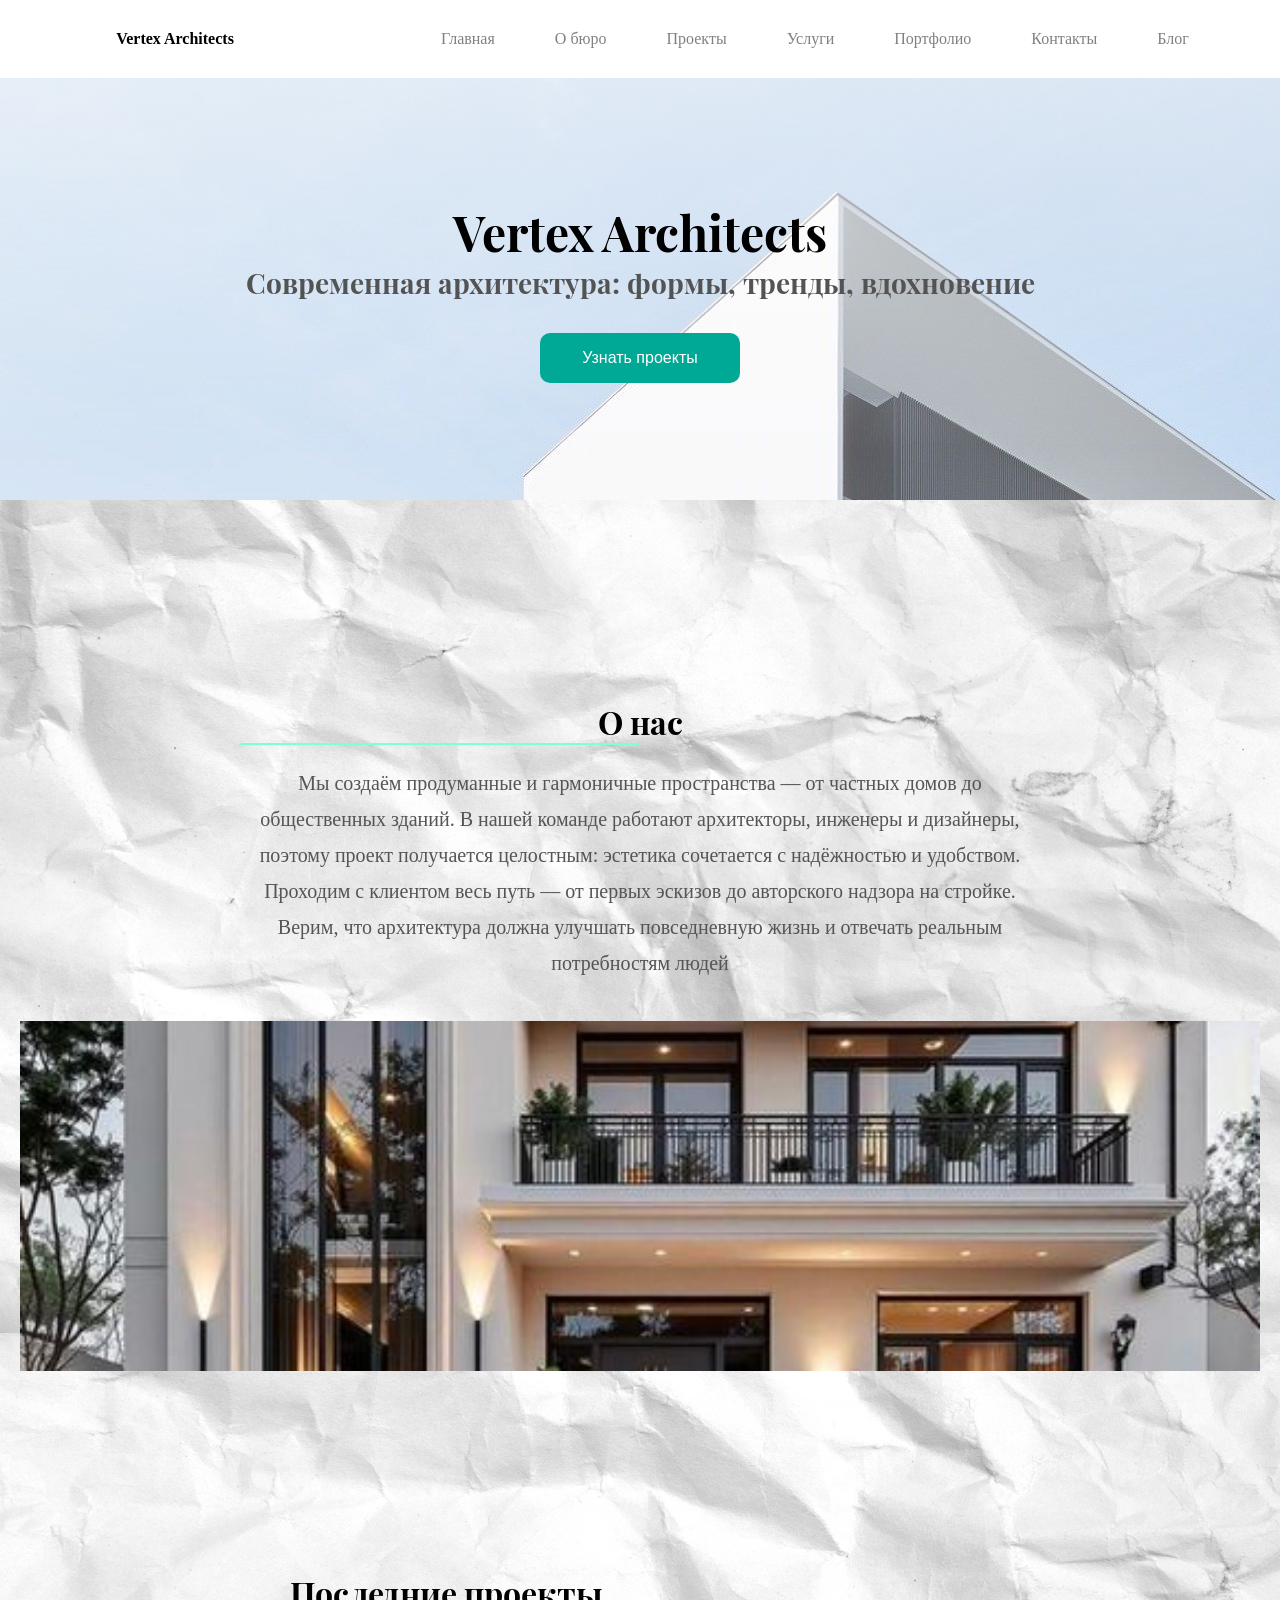
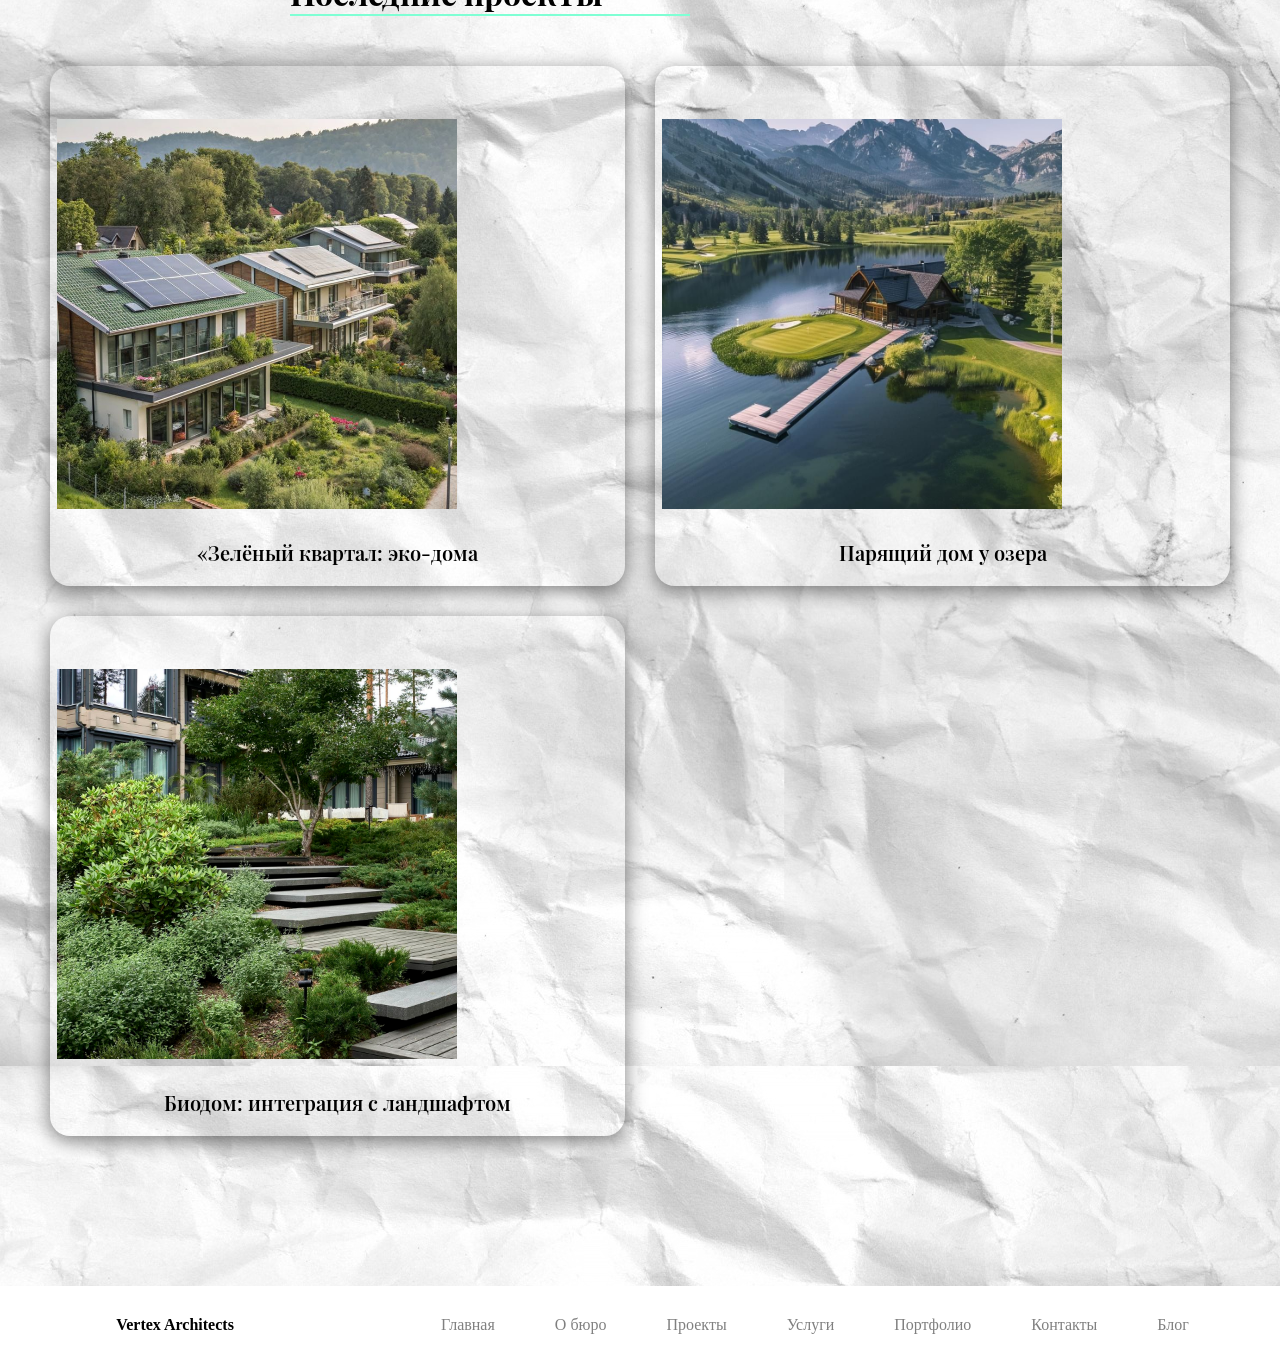
<file: pr17/index.html>
<!DOCTYPE html>
<html lang="en">
<head>
    <meta charset="UTF-8">
    <meta name="viewport" content="width=device-width, initial-scale=1.0">
    <title>Document</title>
    <link rel="stylesheet" href="style.css">
</head>
<body>
    <header>
        <div class="header-logo">
            <div class="logo">Vertex Architects</div>
        <nav class="menu">
            <a href="index.html">Главная</a>
            <a href="about.html">О бюро</a>
            <a href="projects.html">Проекты</a>
            <a href="services.html">Услуги</a>
            <a href="portfolio.html">Портфолио</a>
            <a href="contacts.html">Контакты</a>
            <a href="blog.html">Блог</a>
        </nav>
        <div class="burger">
            <div class="line1"></div>
            <div class="line2"></div>
            <div class="line3"></div>
        </div>
        </div>
        <div class="paralax">
            <div>
                <div class="zag1">
                    <h1>Vertex Architects</h1>
                    <h3 class="pod">Современная архитектура: формы, тренды, вдохновение</h3>
                </div>
                <div>
                    <button type="submit" class="button1">Узнать проекты</button>
                </div>
            </div>
        </div>
    </header>
    <main>
        <div id="el3" class="info">
            <div class="infos">
                <h1>О нас</h1>
                <hr class="line">
                <p class="pp">Мы создаём продуманные и гармоничные пространства — от частных домов до общественных зданий. В нашей команде работают архитекторы, инженеры и дизайнеры, поэтому проект получается целостным: эстетика сочетается с надёжностью и удобством. Проходим с клиентом весь путь — от первых эскизов до авторского надзора на стройке. Верим, что архитектура должна улучшать повседневную жизнь и отвечать реальным потребностям людей</p>
            </div>
            <img class="imgss" src="img/onas.jfif" alt="">
        </div>
        <div class="last"><h1>Последние проекты</h1></div>
        <hr class="linee">
        <div class="grid-kart">
            <div class="kart22">
                <img src="img/1kart.jpg" alt="">
                <h3>«Зелёный квартал: эко-дома</h3>
            </div>
            <div class="kart22">
                <img src="img/2kart.jpg" alt="">
                <h3>Парящий дом у озера</h3>
            </div>
            <div class="kart22">
                <img src="img/3kart.jpg" alt="">
                 <h3>Биодом: интеграция с ландшафтом</h3>
            </div>
        </div>
    </main>
    <footer>
        <div class="headerr-logo">
            <div class="logo">Vertex Architects</div>
        <nav class="menu">
            <a href="#el1">Главная</a>
            <a href="about.html">О бюро</a>
            <a href="projects.html">Проекты</a>
            <a href="services.html">Услуги</a>
            <a href="portfolio.html">Портфолио</a>
            <a href="contacts.html">Контакты</a>
            <a href="blog.html">Блог</a>
        </nav>
        </div>
    </footer>
    <script>
        const burger = document.querySelector('.burger');
        const menu = document.querySelector('.menu');

        burger.addEventListener('click', () => {
            menu.classList.toggle('active');
            burger.classList.toggle('active');
        });
    </script>
</body>
</html>
</file>
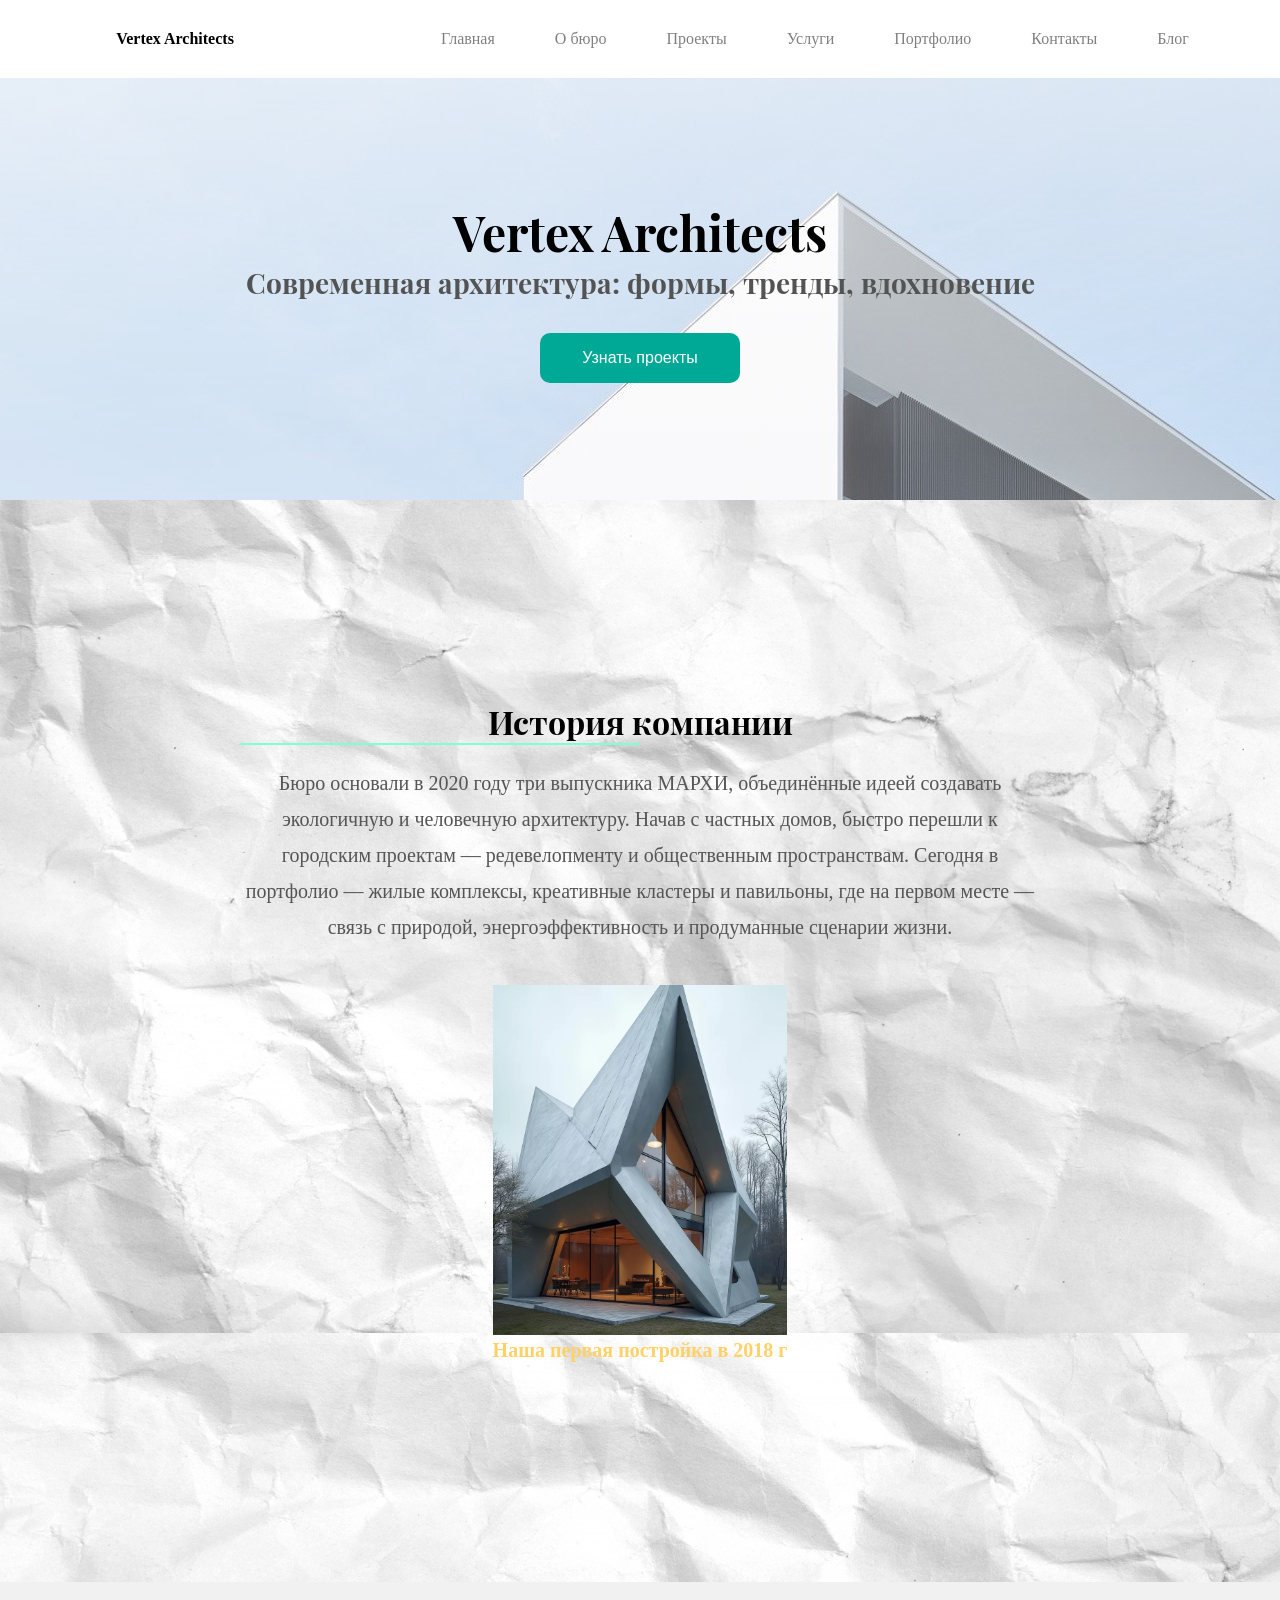
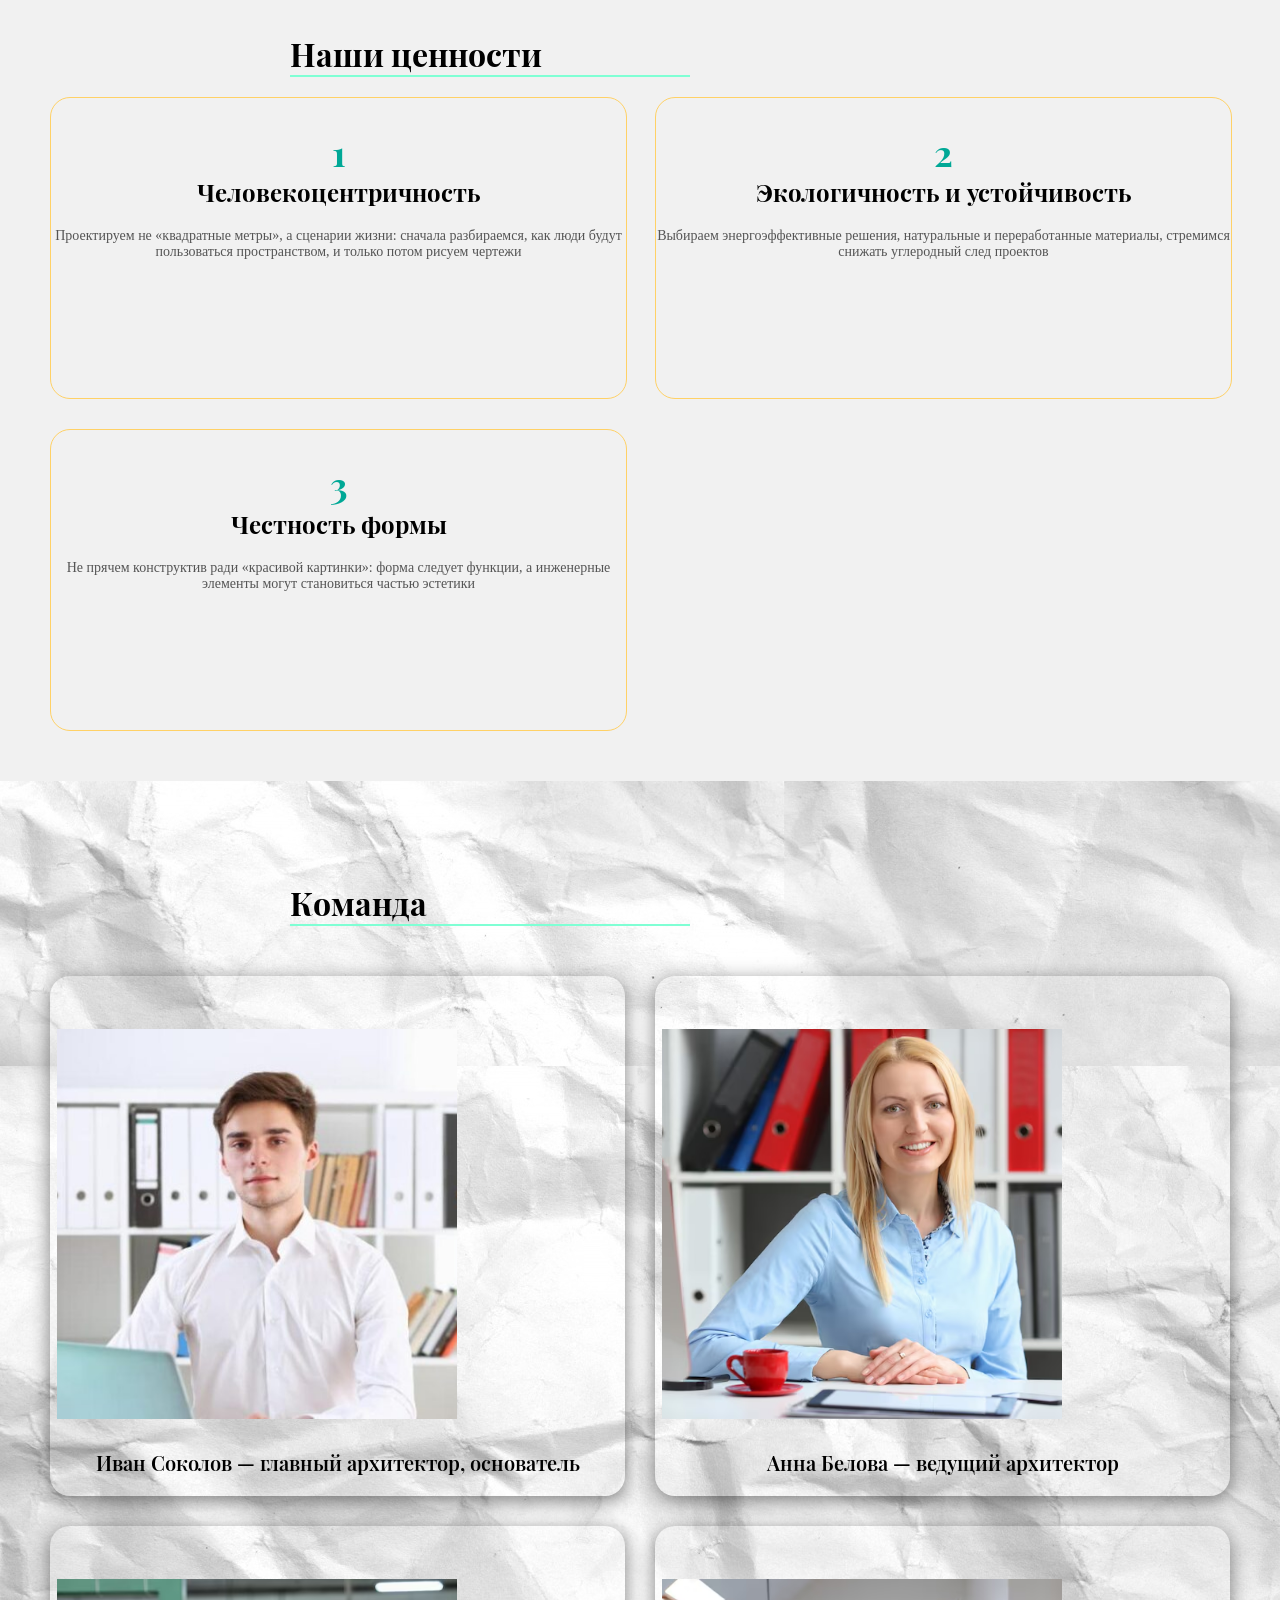
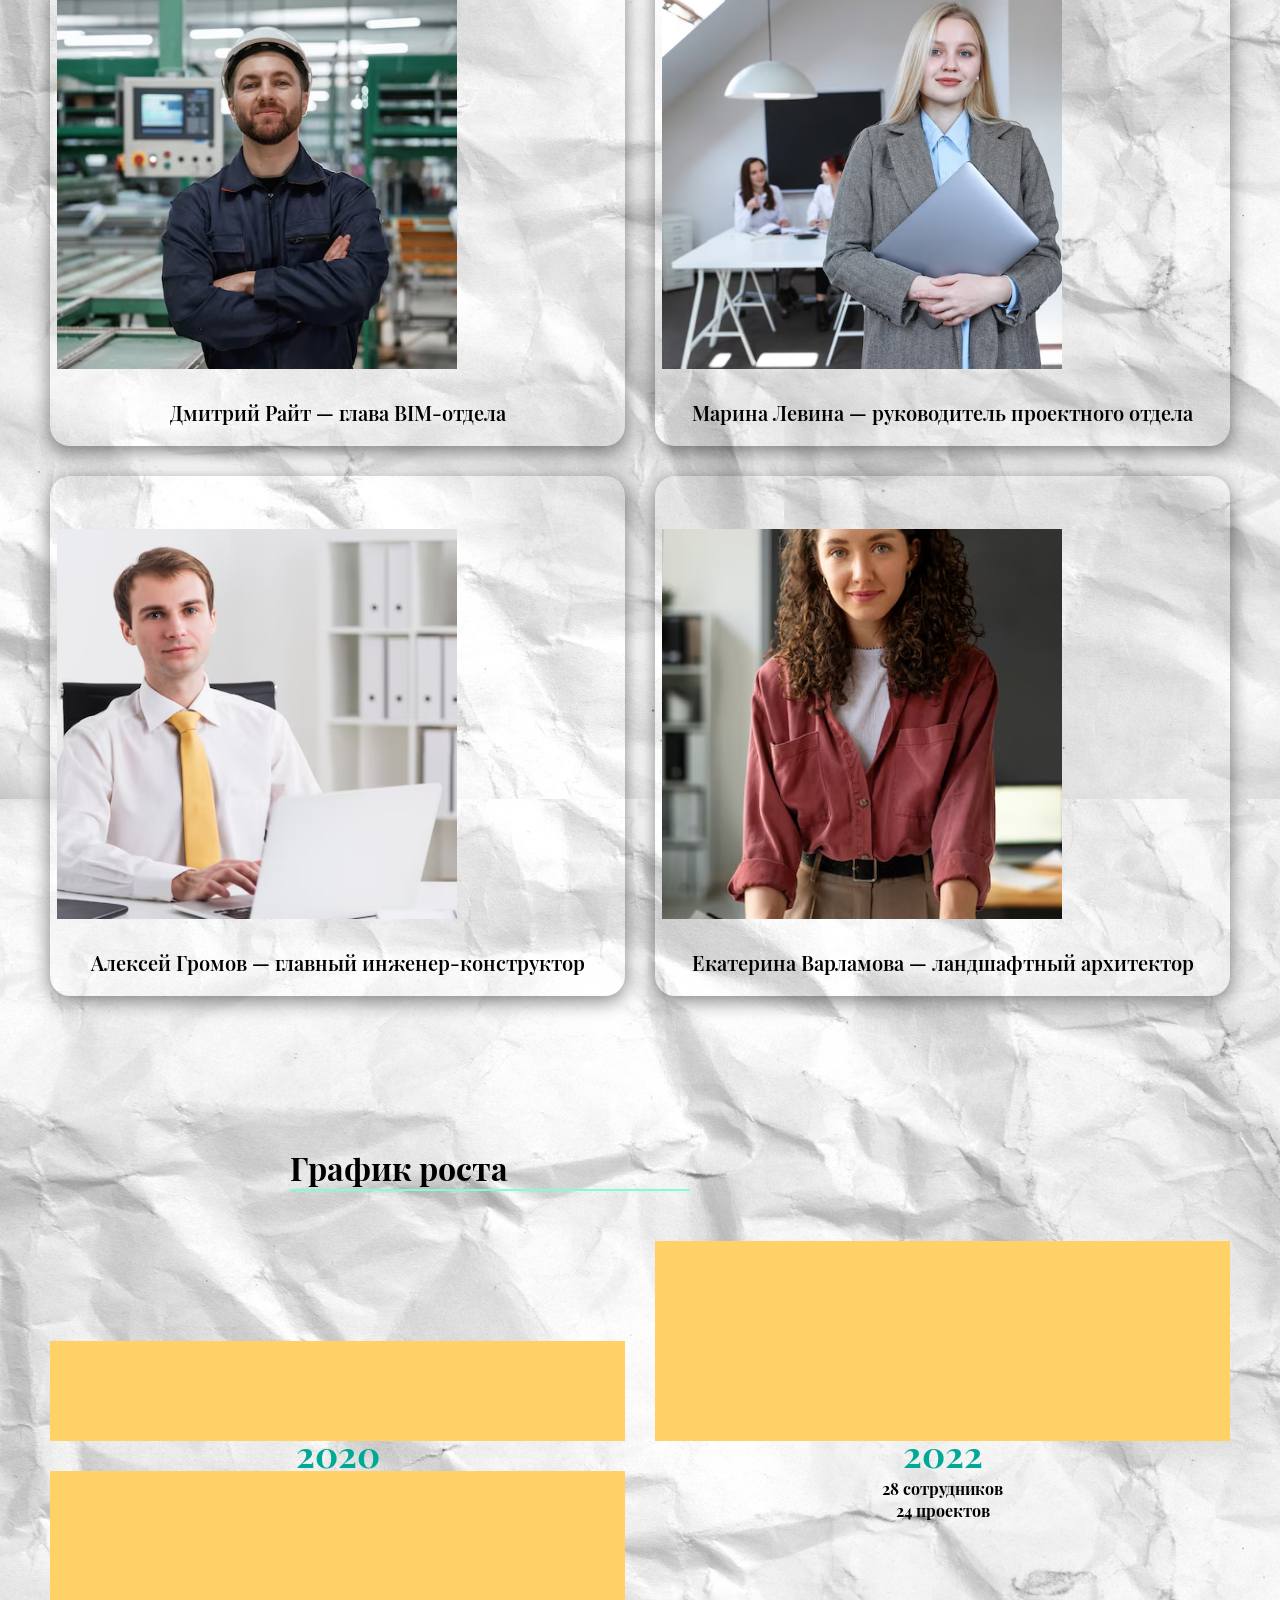
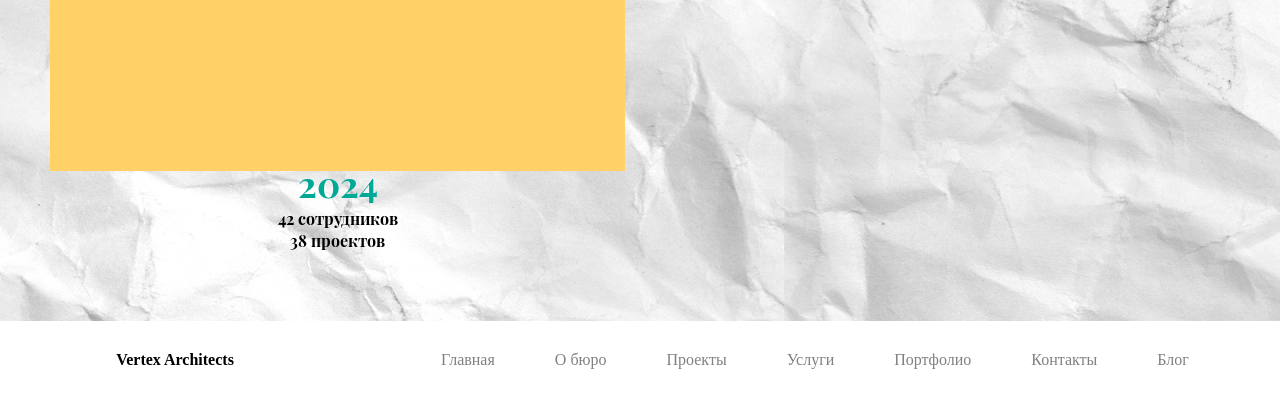
<file: pr17/about.html>
<!DOCTYPE html>
<html lang="en">
<head>
    <meta charset="UTF-8">
    <meta name="viewport" content="width=device-width, initial-scale=1.0">
    <title>Document</title>
    <link rel="stylesheet" href="style.css">
</head>
<body>
    <header>
        <div class="header-logo">
            <div class="logo">Vertex Architects</div>
        <nav class="menu">
            <a href="index.html">Главная</a>
            <a href="about.html">О бюро</a>
            <a href="projects.html">Проекты</a>
            <a href="services.html">Услуги</a>
            <a href="portfolio.html">Портфолио</a>
            <a href="contacts.html">Контакты</a>
            <a href="blog.html">Блог</a>
        </nav>
        <div class="burger">
            <div class="line1"></div>
            <div class="line2"></div>
            <div class="line3"></div>
        </div>
        </div>
        <div class="paralax">
            <div>
                <div class="zag1">
                    <h1>Vertex Architects</h1>
                    <h3 class="pod">Современная архитектура: формы, тренды, вдохновение</h3>
                </div>
                <div>
                    <button type="submit" class="button1">Узнать проекты</button>
                </div>
            </div>
        </div>
    </header>
    <main>
        <div class="info">
            <div class="infos">
                <h1>История компании</h1>
                <hr class="line">
                <p class="pp">Бюро основали в 2020 году три выпускника МАРХИ, объединённые идеей создавать экологичную и человечную архитектуру. Начав с частных домов, быстро перешли к городским проектам — редевелопменту и общественным пространствам. Сегодня в портфолио — жилые комплексы, креативные кластеры и павильоны, где на первом месте — связь с природой, энергоэффективность и продуманные сценарии жизни.</p>
            </div>
            <div>
                <img class="imgss" src="img/history.webp" alt="">
                <p class="ppp">Наша первая постройка в 2018 г</p>
            </div>
        </div>
        <div class="cenosti">
            <div class="last">
            <h1>Наши ценности</h1>
            <hr class="line">
        </div>
            <div class="grid-kart">
                    <div class="kart2221">
                        <h2 class="digital">1</h2>
                        <h2 class="zagolovok">Человекоцентричность</h2>
                        <p class="pppp">Проектируем не «квадратные метры», а сценарии жизни: сначала разбираемся, как люди будут пользоваться пространством, и только потом рисуем чертежи</p>
                    </div>
                    <div class="kart2221">
                        <h2 class="digital">2</h2>
                        <h2 class="zagolovok">Экологичность и устойчивость</h2>
                        <p class="pppp">Выбираем энергоэффективные решения, натуральные и переработанные материалы, стремимся снижать углеродный след проектов</p>
                    </div>
                    <div class="kart2221">
                        <h2 class="digital">3</h2>
                        <h2 class="zagolovok">Честность формы</h2>
                        <p class="pppp">Не прячем конструктив ради «красивой картинки»: форма следует функции, а инженерные элементы могут становиться частью эстетики</p>
                    </div>
                </div>
        </div>
        <div class="last"><h1>Команда</h1></div>
        <hr class="linee">
        <div class="grid-kart">
            <div class="kart22">
                <img src="img/team1.jpg" alt="">
                <h3>Иван Соколов — главный архитектор, основатель</h3>
            </div>
            <div class="kart22">
                <img src="img/team2.avif" alt="">
                <h3>Анна Белова — ведущий архитектор</h3>
            </div>
            <div class="kart22">
                <img src="img/team3.avif" alt="">
                 <h3>Дмитрий Райт — глава BIM-отдела</h3>
            </div>
            <div class="kart22">
                <img src="img/team4.avif" alt="">
                 <h3>Марина Левина — руководитель проектного отдела</h3>
            </div>
            <div class="kart22">
                <img src="img/team6.avif" alt="">
                 <h3>Алексей Громов — главный инженер-конструктор</h3>
            </div>
            <div class="kart22">
                <img src="img/team5.avif" alt="">
                 <h3>Екатерина Варламова — ландшафтный архитектор</h3>
            </div>
        </div>
        <div class="last"><h1>График роста</h1></div>
        <hr class="linee">
        <div class="grid-kart">
            <div class="graphic-kart" style="height: 100px;">
                <div class="kart3">
                    <h2 class="digital">2020</h2>
                    <h3>16 сотрудников</h3>
                    <h3>12 проектов</h3>
                </div>
            </div>
            <div class="graphic-kart" style="height: 200px;">
                <div class="kart3">
                    <h2 class="digital">2022</h2>
                    <h3>28 сотрудников</h3>
                    <h3>24 проектов</h3>
                </div>
            </div>
            <div class="graphic-kart" style="height: 300px;">     
                <div class="kart3">
                    <h2 class="digital">2024</h2>
                    <h3>42 сотрудников</h3>
                    <h3>38 проектов</h3>
                </div>
            </div>
        </div>
    </main>
    <footer>
        <div class="headerr-logo">
            <div class="logo">Vertex Architects</div>
        <nav class="menu">
            <a href="index.html">Главная</a>
            <a href="about.html">О бюро</a>
            <a href="projects.html">Проекты</a>
            <a href="services.html">Услуги</a>
            <a href="portfolio.html">Портфолио</a>
            <a href="contacts.html">Контакты</a>
            <a href="blog.html">Блог</a>
        </nav>
        </div>
    </footer>
    <script>
        const burger = document.querySelector('.burger');
        const menu = document.querySelector('.menu');

        burger.addEventListener('click', () => {
            menu.classList.toggle('active');
            burger.classList.toggle('active');
        });
    </script>
</body>
</html>
</file>
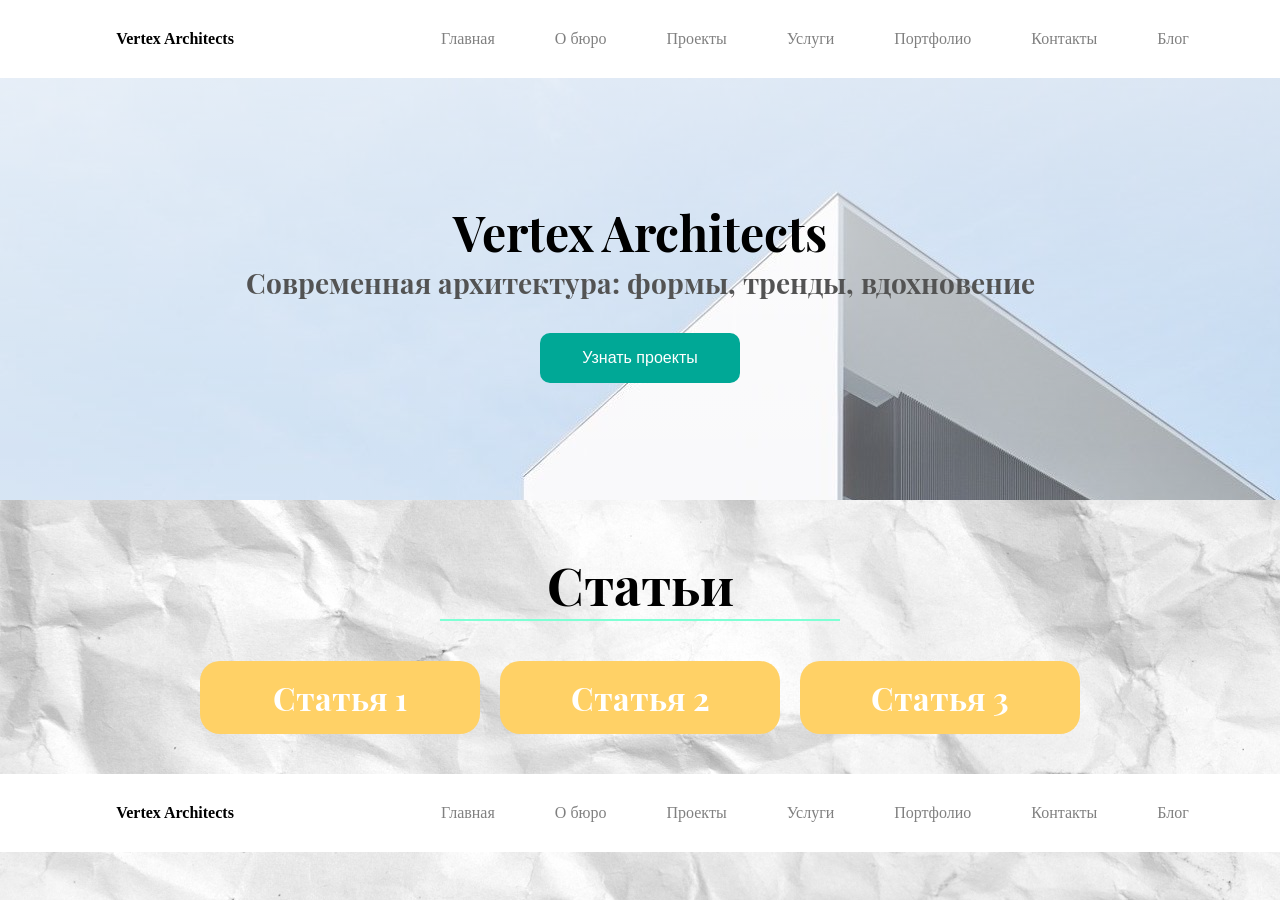
<file: pr17/blog.html>
<!DOCTYPE html>
<html lang="en">
<head>
    <meta charset="UTF-8">
    <meta name="viewport" content="width=device-width, initial-scale=1.0">
    <title>Document</title>
    <link rel="stylesheet" href="style.css">
</head>
<body>
    <header>
        <div class="header-logo">
            <div class="logo">Vertex Architects</div>
        <nav class="menu">
            <a href="index.html">Главная</a>
            <a href="about.html">О бюро</a>
            <a href="projects.html">Проекты</a>
            <a href="services.html">Услуги</a>
            <a href="portfolio.html">Портфолио</a>
            <a href="contacts.html">Контакты</a>
            <a href="blog.html">Блог</a>
        </nav>
        <div class="burger">
            <div class="line1"></div>
            <div class="line2"></div>
            <div class="line3"></div>
        </div>
        </div>
        <div class="paralax">
            <div>
                <div class="zag1">
                    <h1>Vertex Architects</h1>
                    <h3 class="pod">Современная архитектура: формы, тренды, вдохновение</h3>
                </div>
                <div>
                    <button type="submit" class="button1">Узнать проекты</button>
                </div>
            </div>
        </div>
    </header>
    <main>
        <div class="lastt"><h1>Статьи</h1></div>
        <hr class="lineee">
        <div class="filter-bar">
            <a href="#stat1" class="block"><h1>Статья 1</h1></a>
            <a href="#stat2" class="block"><h1>Статья 2</h1></a>
            <a href="#stat3" class="block"><h1>Статья 3</h1></a>
        </div>
        <div id="stat1"></div>
        <div id="stat2"></div>
        <div id="stat3"></div>
        <div class="grid-kartt">
             <div class="blogkart stat1">
                <img src="img/blog1.webp" alt="Биоклиматическая архитектура">
                <h2 class="ppp">12 июня 2026</h2>
                <h3>Тренды 2026: биоклиматическая архитектура</h3>
                <p>Биоклиматическая архитектура стала обязательным стандартом для девелоперов. Три ключевых направления меняют подход к проектированию. Пассивное охлаждение — правильная ориентация здания, солнцезащитные ламели и тепловая инерция бетона снижают нагрузку на кондиционирование на 30–40%. Зелёные фасады — растения поглощают CO₂, снижают нагрев стен на 5–8°C и гасят до 10 децибел городского шума. Природная вентиляция — атриумы и двойные фасады позволяют зданию дышать, снижая энергопотребление и улучшая качество воздуха. Вывод: биоклиматический подход — это инвестиция в комфорт и снижение эксплуатационных расходов.</p>
            </div>
            <div class="blogkart stat2">
                <img src="img/11kart.jpg" alt="BIM на стройке">
                <h2 class="ppp">28 мая 2026</h2>
                <h3>BIM на стройке: кейс ЖК «Северная звезда»</h3>
                <p>ЖК «Северная звезда» — 48 000 м², 24 этажа, 486 квартир. Проект вели в Revit с детализацией LOD 400. Цифровая модель выявила 247 коллизий инженерных систем с конструкциями ещё до выхода на площадку — каждая могла обернуться простоем и лишними расходами. Мы устранили всё на этапе проектирования. 4D-планирование позволило привязать модель к графику стройки: прораб видел на планшете объём работ на сегодня и расположение бригад через неделю. Срок монолита сократился на 18%. Спецификации материалов генерировались из модели автоматически, смета сошлась с точностью до 2%. Итог: объект сдан на два месяца раньше срока.</p>
            </div>
            <div class="blogkart stat3">
                <img src="img/blog3.webp" alt="Реновация vs Реставрация">
                <h2 class="ppp">10 апреля 2026</h2>
                <h3>Реновация vs Реставрация: работа с наследием</h3>
                <p>Клубный дом «Тихая гавань» находится в историческом квартале XIX века. Задача: вписать современное здание в охранную зону без имитации старины. Мы отказались от прямого цитирования фасадов. Использовали кирпич ручной формовки — тот же материал, что и два века назад, но с современной геометрией проёмов. Высота карниза совпадает с соседними зданиями — дом встроился в уличный фронт органично. Во дворе сохранили четыре липы старше ста лет, фундамент обошёл корни, дренаж защитил от подтопления. Проект прошёл три раунда в Департаменте культурного наследия и получил премию «Архнаследие» за 2023 год.</p>
            </div>
        </div>
    </main>
    <footer>
        <div class="headerr-logo">
            <div class="logo">Vertex Architects</div>
        <nav class="menu">
            <a href="index.html">Главная</a>
            <a href="about.html">О бюро</a>
            <a href="projects.html">Проекты</a>
            <a href="services.html">Услуги</a>
            <a href="portfolio.html">Портфолио</a>
            <a href="contacts.html">Контакты</a>
            <a href="blog.html">Блог</a>
        </nav>
        </div>
    </footer>
    <script>
        const burger = document.querySelector('.burger');
        const menu = document.querySelector('.menu');

        burger.addEventListener('click', () => {
            menu.classList.toggle('active');
            burger.classList.toggle('active');
        });
    </script>
</body>
</html>
</file>
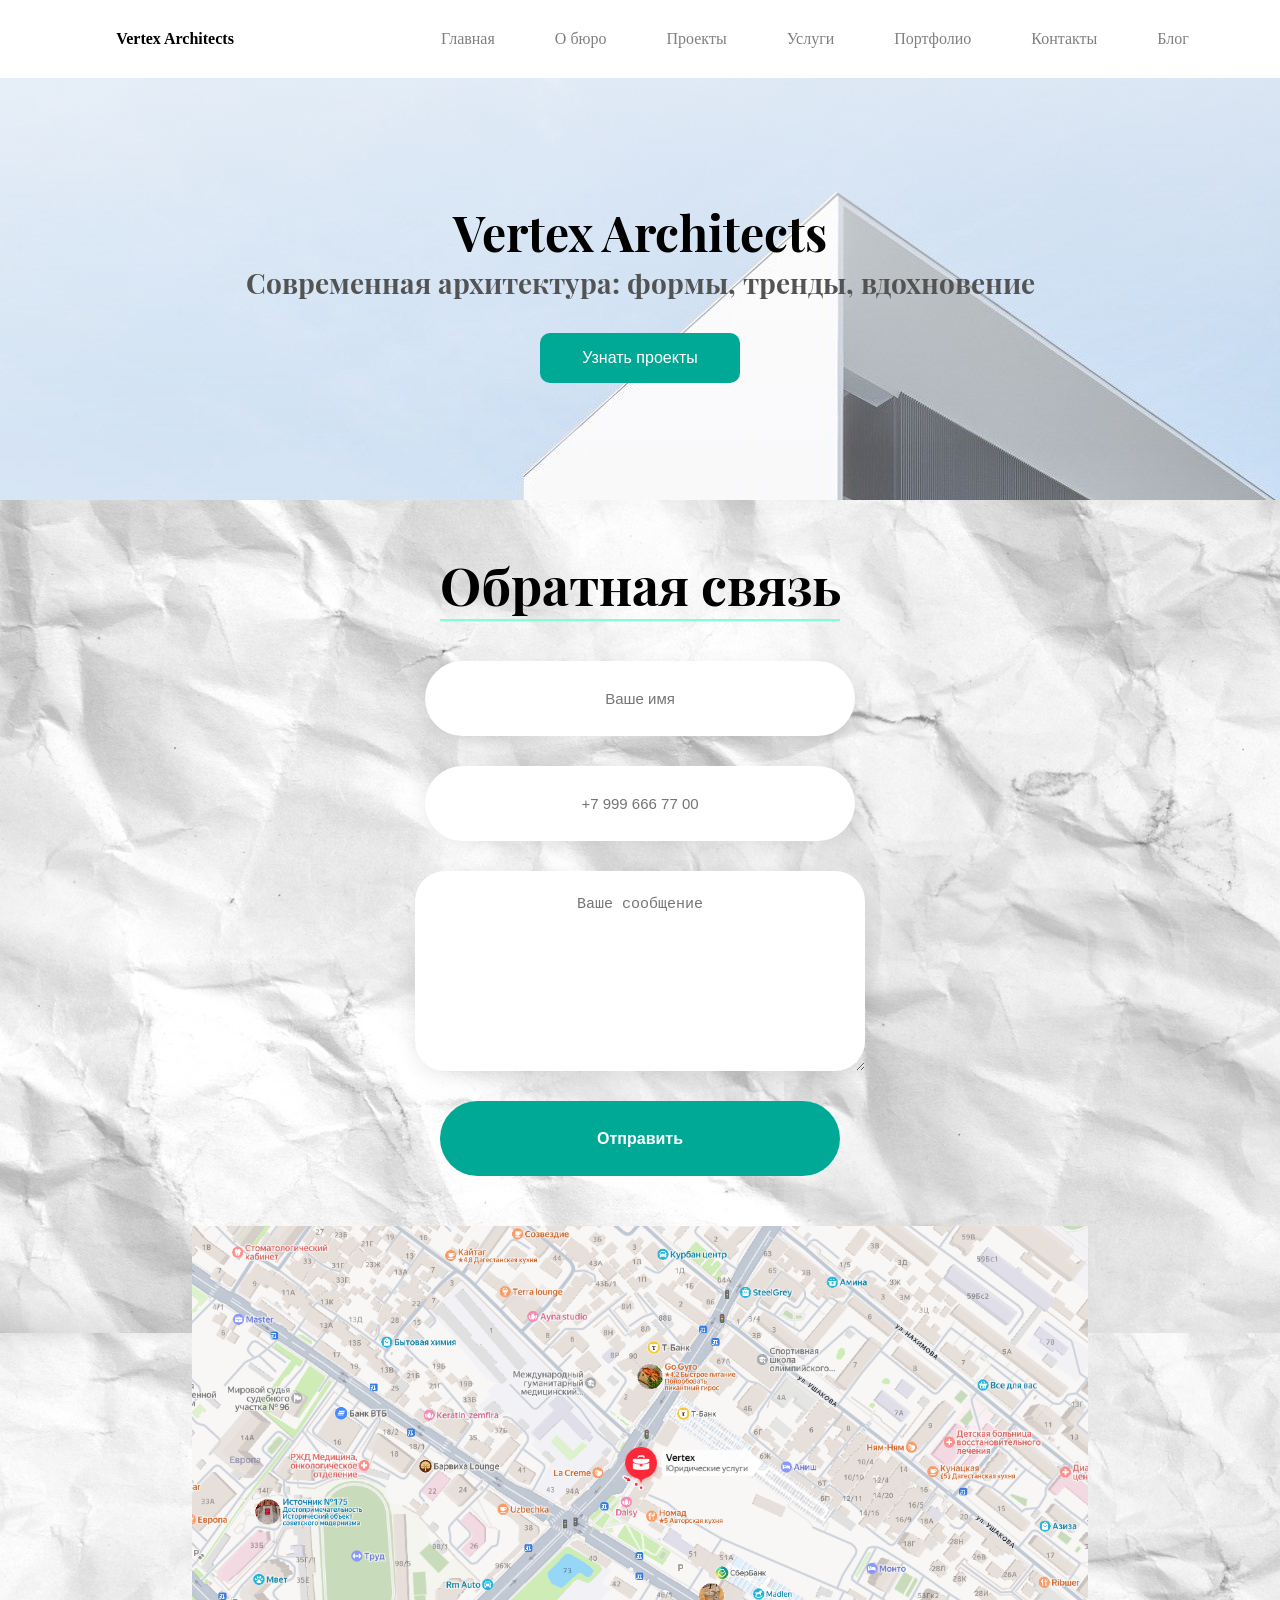
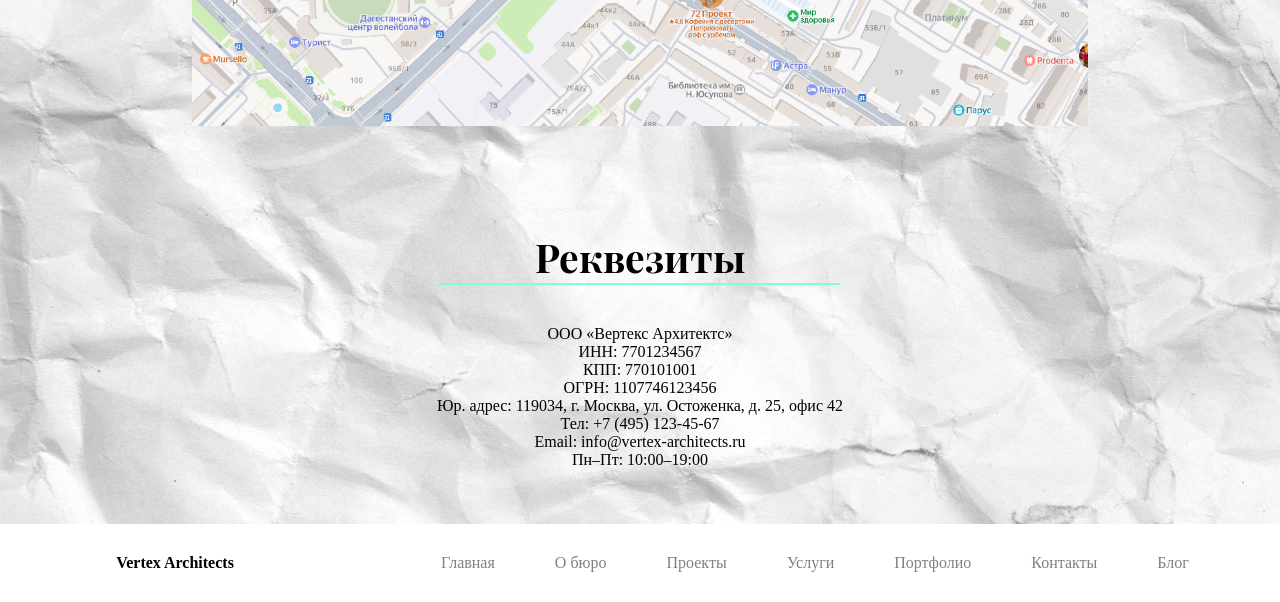
<file: pr17/contacts.html>
<!DOCTYPE html>
<html lang="en">
<head>
    <meta charset="UTF-8">
    <meta name="viewport" content="width=device-width, initial-scale=1.0">
    <title>Document</title>
    <link rel="stylesheet" href="style.css">
</head>
<body>
    <header>
        <div class="header-logo">
            <div class="logo">Vertex Architects</div>
        <nav class="menu">
            <a href="index.html">Главная</a>
            <a href="about.html">О бюро</a>
            <a href="projects.html">Проекты</a>
            <a href="services.html">Услуги</a>
            <a href="portfolio.html">Портфолио</a>
            <a href="contacts.html">Контакты</a>
            <a href="blog.html">Блог</a>
        </nav>
        <div class="burger">
            <div class="line1"></div>
            <div class="line2"></div>
            <div class="line3"></div>
        </div>
        </div>
        <div class="paralax">
            <div>
                <div class="zag1">
                    <h1>Vertex Architects</h1>
                    <h3 class="pod">Современная архитектура: формы, тренды, вдохновение</h3>
                </div>
                <div>
                    <button type="submit" class="button1">Узнать проекты</button>
                </div>
            </div>
        </div>
    </header>
    <main>
        <div class="lastt"><h1>Обратная связь</h1></div>
        <hr class="lineee">
        <div id="el5" class="backforma">
            <div class="form-wrapper">
            <form id="regForm">
                <input type="text" placeholder="Ваше имя" required>
                <input type="email" placeholder="+7 999 666 77 00" required>
                <textarea placeholder="Ваше сообщение" required></textarea>
                <button class="button4" type="submit">Отправить</button>
            </form>
        </div>
        </div>
        <div>
            <img src="img/map.png" class="map" alt="">
        </div>
        <div class="requisites">
            <div class="lastt"><h2>Реквезиты</h2></div>
            <hr class="lineee">
            <p>ООО «Вертекс Архитектс»</p>
            <p>ИНН: 7701234567</p>
            <p>КПП: 770101001</p>
            <p>ОГРН: 1107746123456</p>
            <p>Юр. адрес: 119034, г. Москва, ул. Остоженка, д. 25, офис 42</p>
            <p>Тел: +7 (495) 123-45-67</p>
            <p>Email: info@vertex-architects.ru</p>
            <p>Пн–Пт: 10:00–19:00</p>
        </div>
    </main>
    <footer>
        <div class="headerr-logo">
            <div class="logo">Vertex Architects</div>
        <nav class="menu">
            <a href="index.html">Главная</a>
            <a href="about.html">О бюро</a>
            <a href="projects.html">Проекты</a>
            <a href="services.html">Услуги</a>
            <a href="portfolio.html">Портфолио</a>
            <a href="contacts.html">Контакты</a>
            <a href="blog.html">Блог</a>
        </nav>
        </div>
    </footer>
    <script>
        const burger = document.querySelector('.burger');
        const menu = document.querySelector('.menu');

        burger.addEventListener('click', () => {
            menu.classList.toggle('active');
            burger.classList.toggle('active');
        });
    </script>
</body>
</html>
</file>
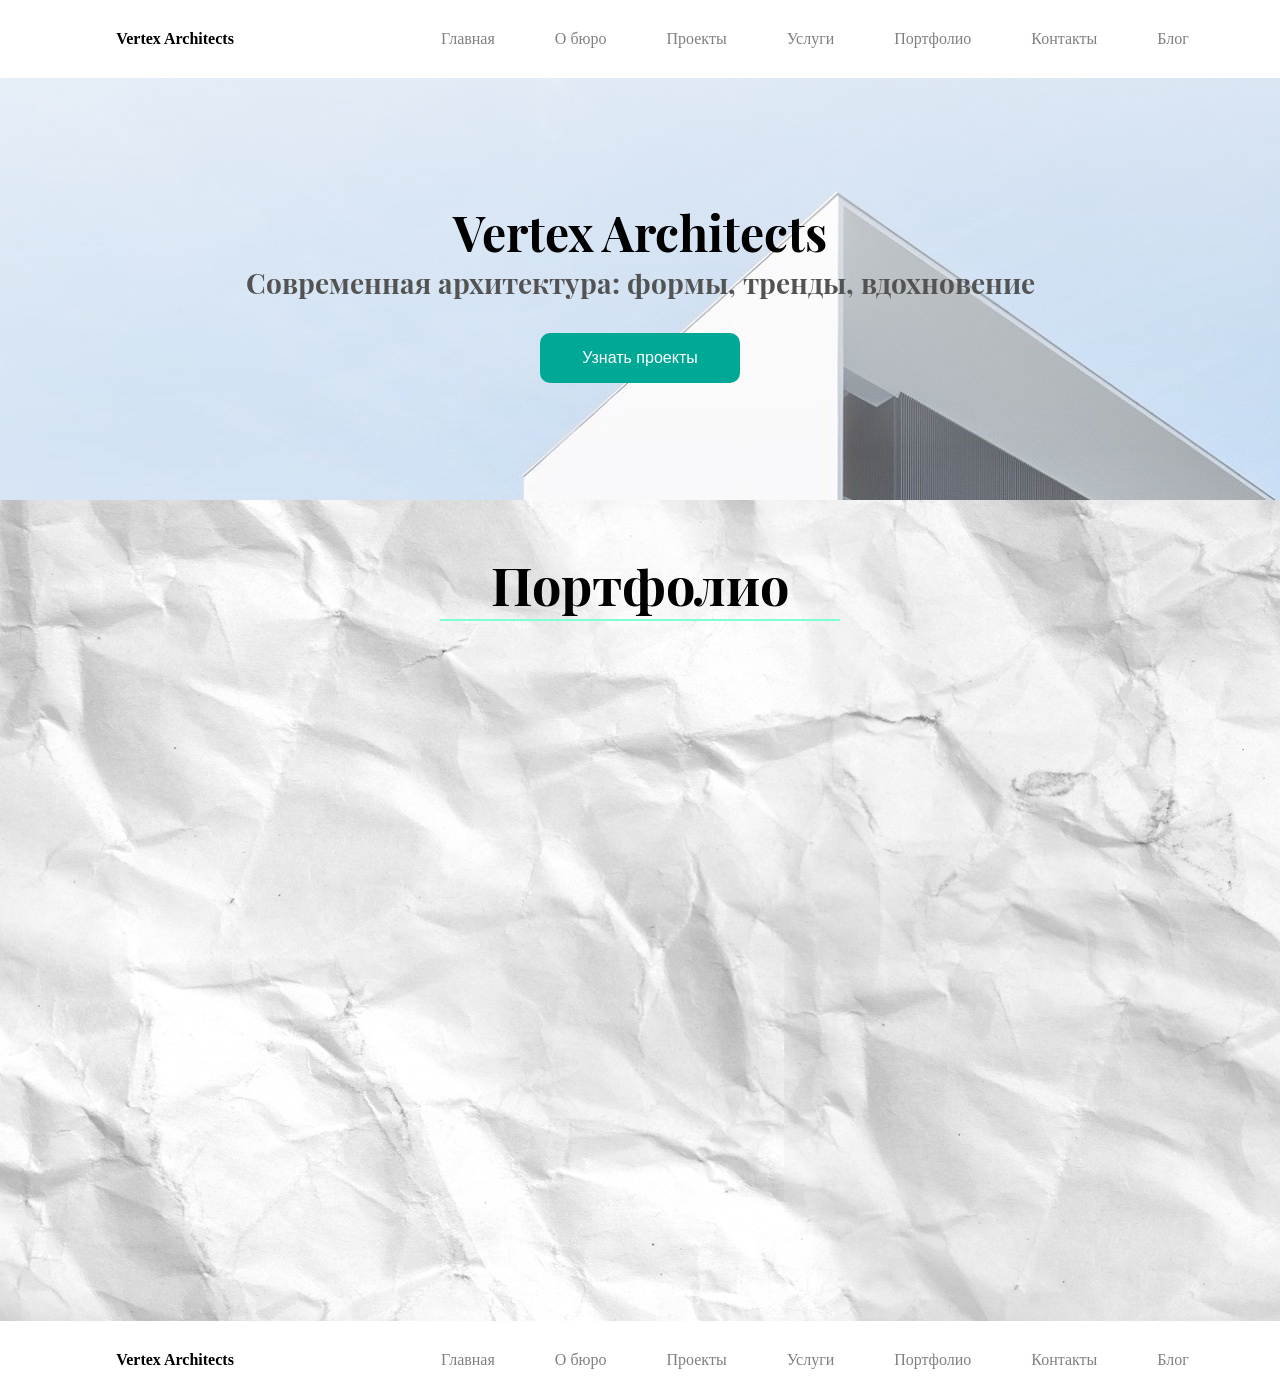
<file: pr17/portfolio.html>
<!DOCTYPE html>
<html lang="en">
<head>
    <meta charset="UTF-8">
    <meta name="viewport" content="width=device-width, initial-scale=1.0">
    <title>Document</title>
    <link rel="stylesheet" href="style.css">
</head>
<body>
    <header>
        <div class="header-logo">
            <div class="logo">Vertex Architects</div>
        <nav class="menu">
            <a href="index.html">Главная</a>
            <a href="about.html">О бюро</a>
            <a href="projects.html">Проекты</a>
            <a href="services.html">Услуги</a>
            <a href="portfolio.html">Портфолио</a>
            <a href="contacts.html">Контакты</a>
            <a href="blog.html">Блог</a>
        </nav>
        <div class="burger">
            <div class="line1"></div>
            <div class="line2"></div>
            <div class="line3"></div>
        </div>
        </div>
        <div class="paralax">
            <div>
                <div class="zag1">
                    <h1>Vertex Architects</h1>
                    <h3 class="pod">Современная архитектура: формы, тренды, вдохновение</h3>
                </div>
                <div>
                    <button type="submit" class="button1">Узнать проекты</button>
                </div>
            </div>
        </div>
    </header>
    <main>
        <div class="lastt"><h1>Портфолио</h1></div>
        <hr class="lineee">
        <div class="slider">
            <img class="imgss" src="img/1kart.jpg" alt="">
            <img class="imgss" src="img/2kart.jpg" alt="">
            <img class="imgss" src="img/3kart.jpg" alt="">
            <img class="imgss" src="img/11kart.jpg" alt="">
            <img class="imgss" src="img/22kart.jpg" alt="">
            <img class="imgss" src="img/33kart.jpg" alt="">
        </div>
    </main>
    <footer>
        <div class="headerr-logo">
            <div class="logo">Vertex Architects</div>
        <nav class="menu">
            <a href="index.html">Главная</a>
            <a href="about.html">О бюро</a>
            <a href="projects.html">Проекты</a>
            <a href="services.html">Услуги</a>
            <a href="portfolio.html">Портфолио</a>
            <a href="contacts.html">Контакты</a>
            <a href="blog.html">Блог</a>
        </nav>
        </div>
    </footer>
    <script>
        const burger = document.querySelector('.burger');
        const menu = document.querySelector('.menu');

        burger.addEventListener('click', () => {
            menu.classList.toggle('active');
            burger.classList.toggle('active');
        });
    </script>
</body>
</html>
</file>
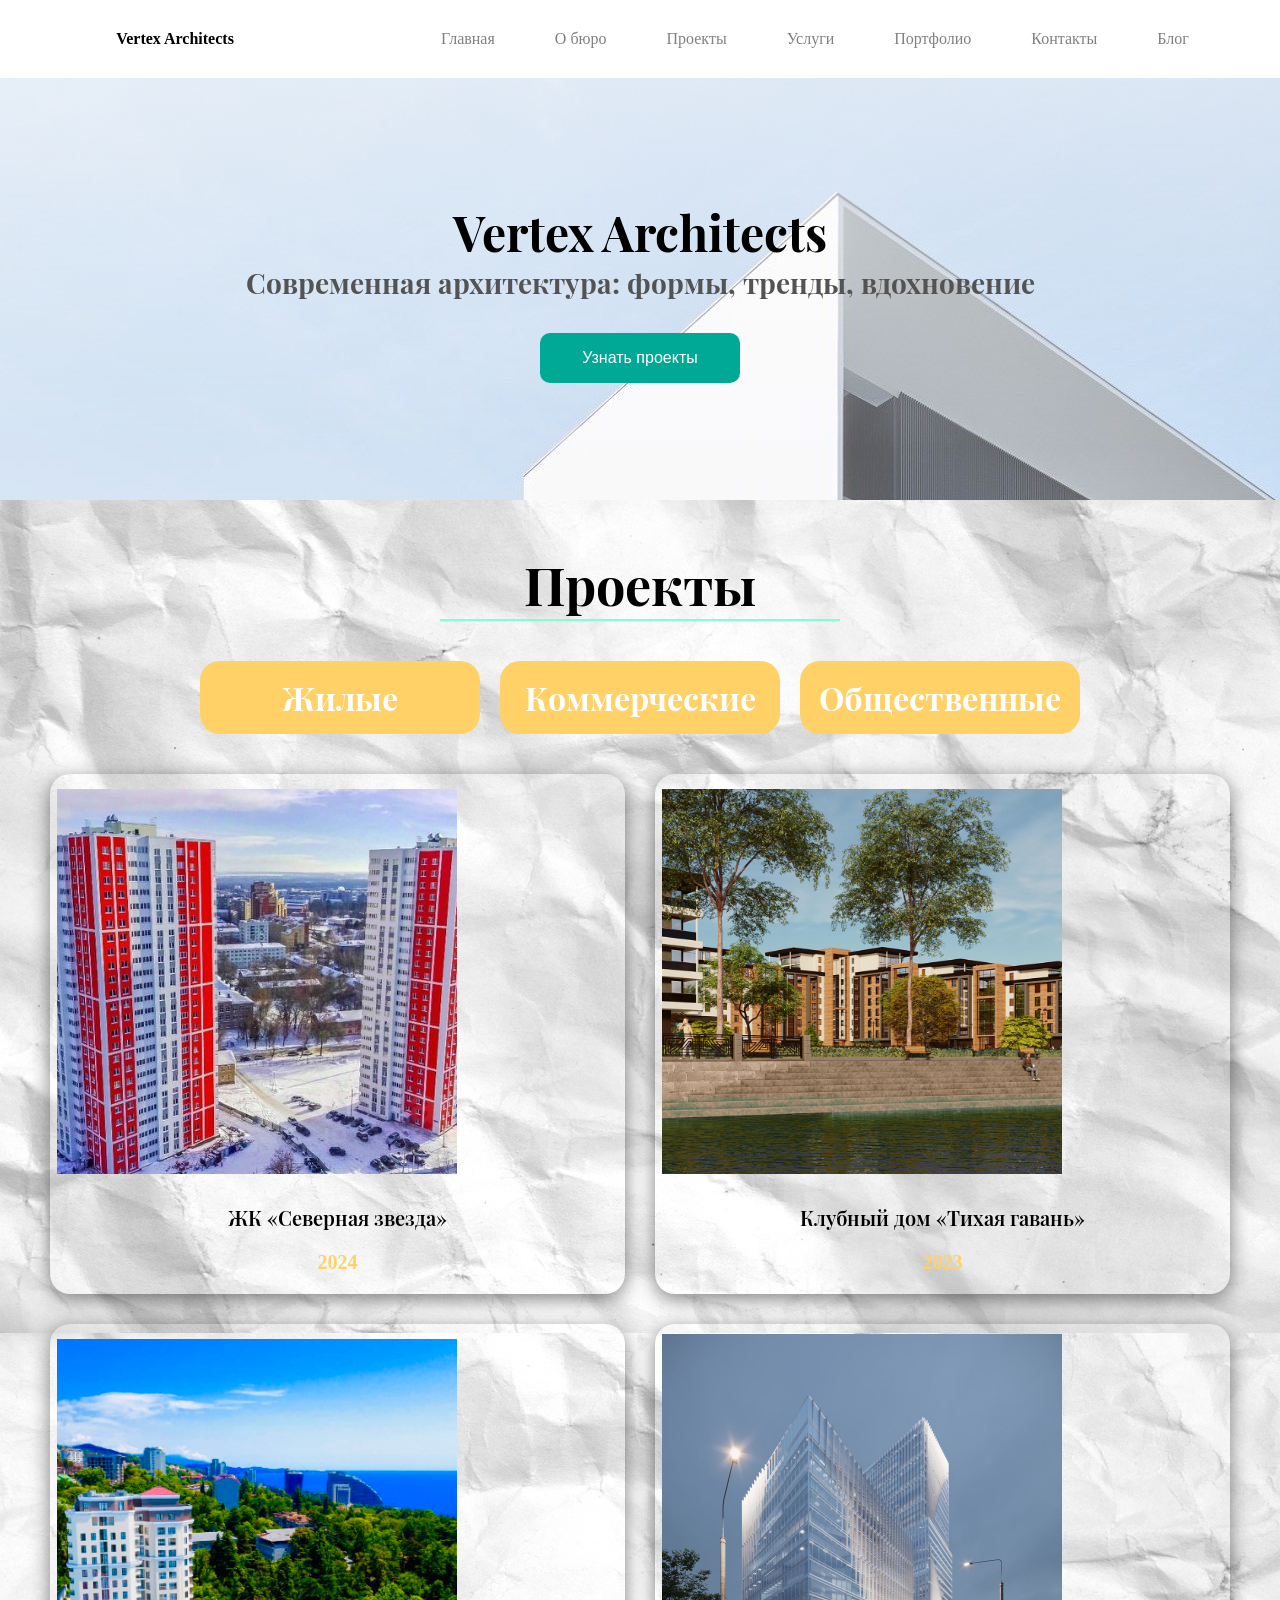
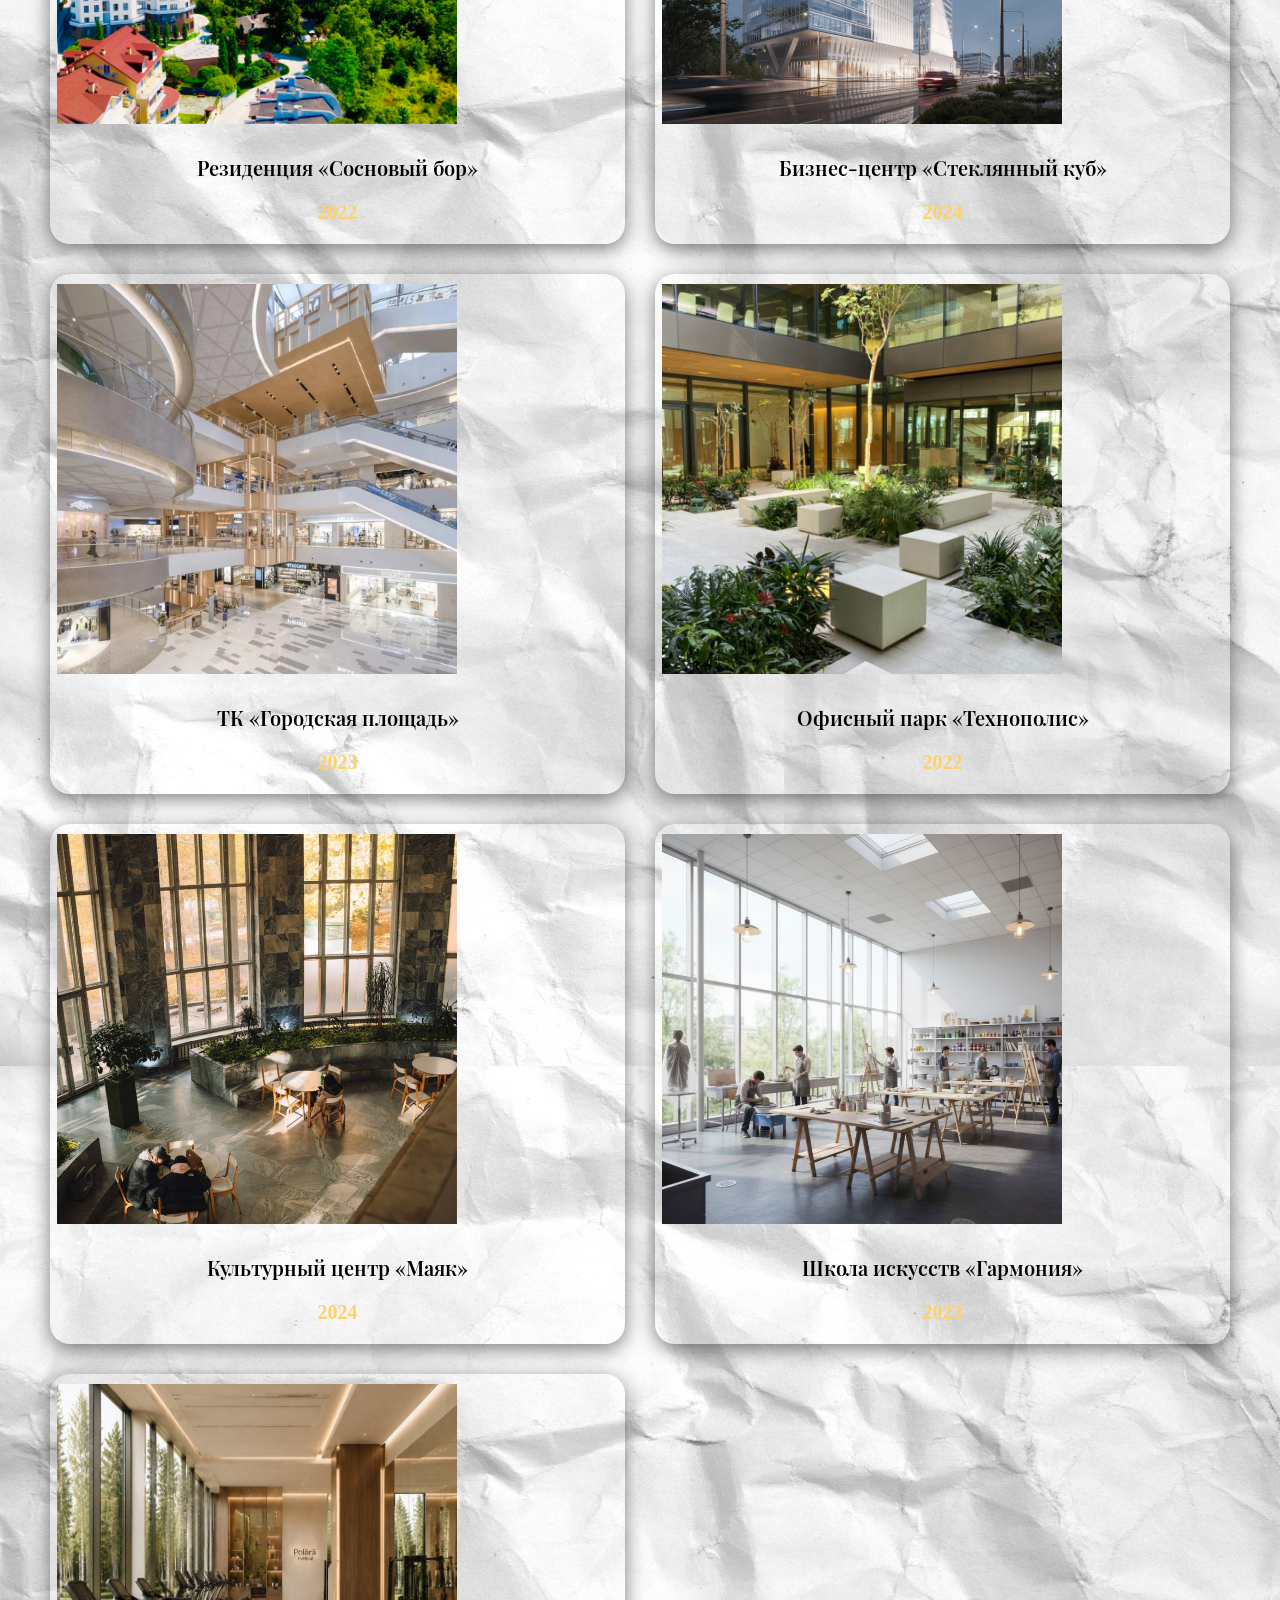
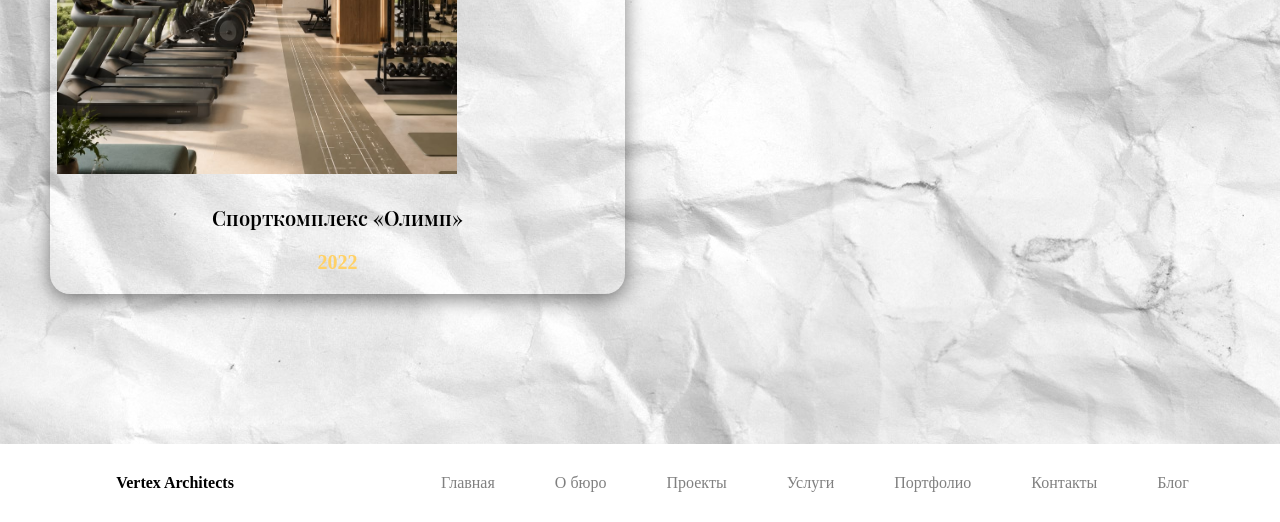
<file: pr17/projects.html>
<!DOCTYPE html>
<html lang="en">
<head>
    <meta charset="UTF-8">
    <meta name="viewport" content="width=device-width, initial-scale=1.0">
    <title>Document</title>
    <link rel="stylesheet" href="style.css">
</head>
<body>
    <header>
        <div class="header-logo">
            <div class="logo">Vertex Architects</div>
        <nav class="menu">
            <a href="index.html">Главная</a>
            <a href="about.html">О бюро</a>
            <a href="projects.html">Проекты</a>
            <a href="services.html">Услуги</a>
            <a href="portfolio.html">Портфолио</a>
            <a href="contacts.html">Контакты</a>
            <a href="blog.html">Блог</a>
        </nav>
        <div class="burger">
            <div class="line1"></div>
            <div class="line2"></div>
            <div class="line3"></div>
        </div>
        </div>
        <div class="paralax">
            <div>
                <div class="zag1">
                    <h1>Vertex Architects</h1>
                    <h3 class="pod">Современная архитектура: формы, тренды, вдохновение</h3>
                </div>
                <div>
                    <button type="submit" class="button1">Узнать проекты</button>
                </div>
            </div>
        </div>
    </header>
    <main>
        <div class="lastt"><h1>Проекты</h1></div>
        <hr class="lineee">
        <div class="filter-bar">
            <a href="#residential" class="block"><h1>Жилые</h1></a>
            <a href="#commercial" class="block"><h1>Коммерческие</h1></a>
            <a href="#public" class="block"><h1>Общественные</h1></a>
        </div>
        <div id="residential"></div>
        <div id="commercial"></div>
        <div id="public"></div>
        <div class="grid-kart">
            <div class="kart22 residential">
                <img src="img/11kart.jpg" alt="">
                <h3>ЖК «Северная звезда»</h3>
                <p class="ppp">2024</p>
            </div>
            <div class="kart22 residential">
                <img src="img/22kart.jpg" alt="">
                <h3>Клубный дом «Тихая гавань»</h3>
                <p class="ppp">2023</p>
            </div>
            <div class="kart22 residential">
                <img src="img/33kart.jpg" alt="">
                <h3>Резиденция «Сосновый бор»</h3>
                <p class="ppp">2022</p>
            </div>
            <div class="kart22 commercial">
                <img src="img/4kart.jpg" alt="">
                <h3>Бизнес-центр «Стеклянный куб»</h3>
                <p class="ppp">2024</p>
            </div>
            <div class="kart22 commercial">
                <img src="img/5kart.jpg" alt="">
                <h3>ТК «Городская площадь»</h3>
                <p class="ppp">2023</p>
            </div>
            <div class="kart22 commercial">
                <img src="img/6kart.jpg" alt="">
                <h3>Офисный парк «Технополис»</h3>
                <p class="ppp">2022</p>
            </div>
            <div class="kart22 public">
                <img src="img/7kart.jpg" alt="">
                <h3>Культурный центр «Маяк»</h3>
                <p class="ppp">2024</p>
            </div>
            <div class="kart22 public">
                <img src="img/8kart.jpg" alt="">
                <h3>Школа искусств «Гармония»</h3>
                <p class="ppp">2023</p>
            </div>
            <div class="kart22 public">
                <img src="img/9kart.jpg" alt="">
                <h3>Спорткомплекс «Олимп»</h3>
                <p class="ppp">2022</p>
            </div>
        </div>
    </main>
    <footer>
        <div class="headerr-logo">
            <div class="logo">Vertex Architects</div>
        <nav class="menu">
            <a href="index.html">Главная</a>
            <a href="about.html">О бюро</a>
            <a href="projects.html">Проекты</a>
            <a href="services.html">Услуги</a>
            <a href="portfolio.html">Портфолио</a>
            <a href="contacts.html">Контакты</a>
            <a href="blog.html">Блог</a>
        </nav>
        </div>
    </footer>
    <script>
        const burger = document.querySelector('.burger');
        const menu = document.querySelector('.menu');

        burger.addEventListener('click', () => {
            menu.classList.toggle('active');
            burger.classList.toggle('active');
        });
    </script>
</body>
</html>
</file>
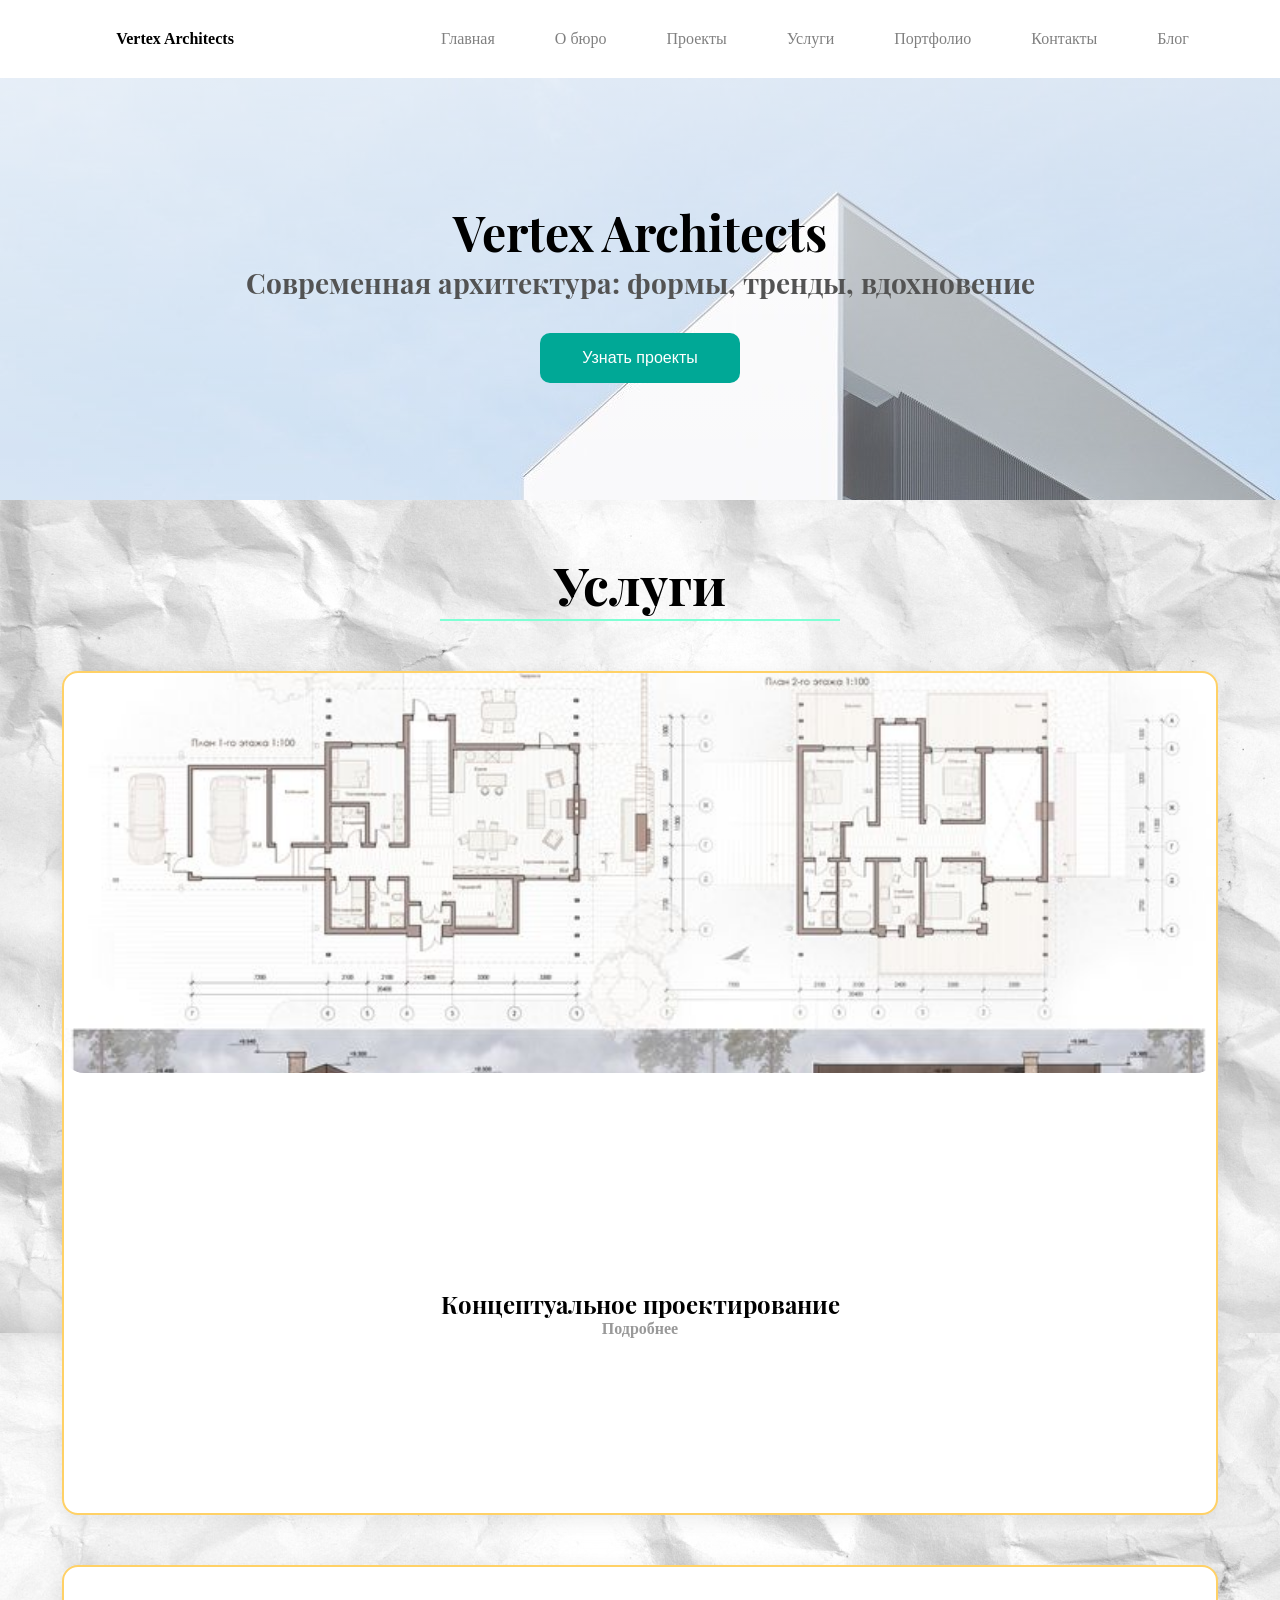
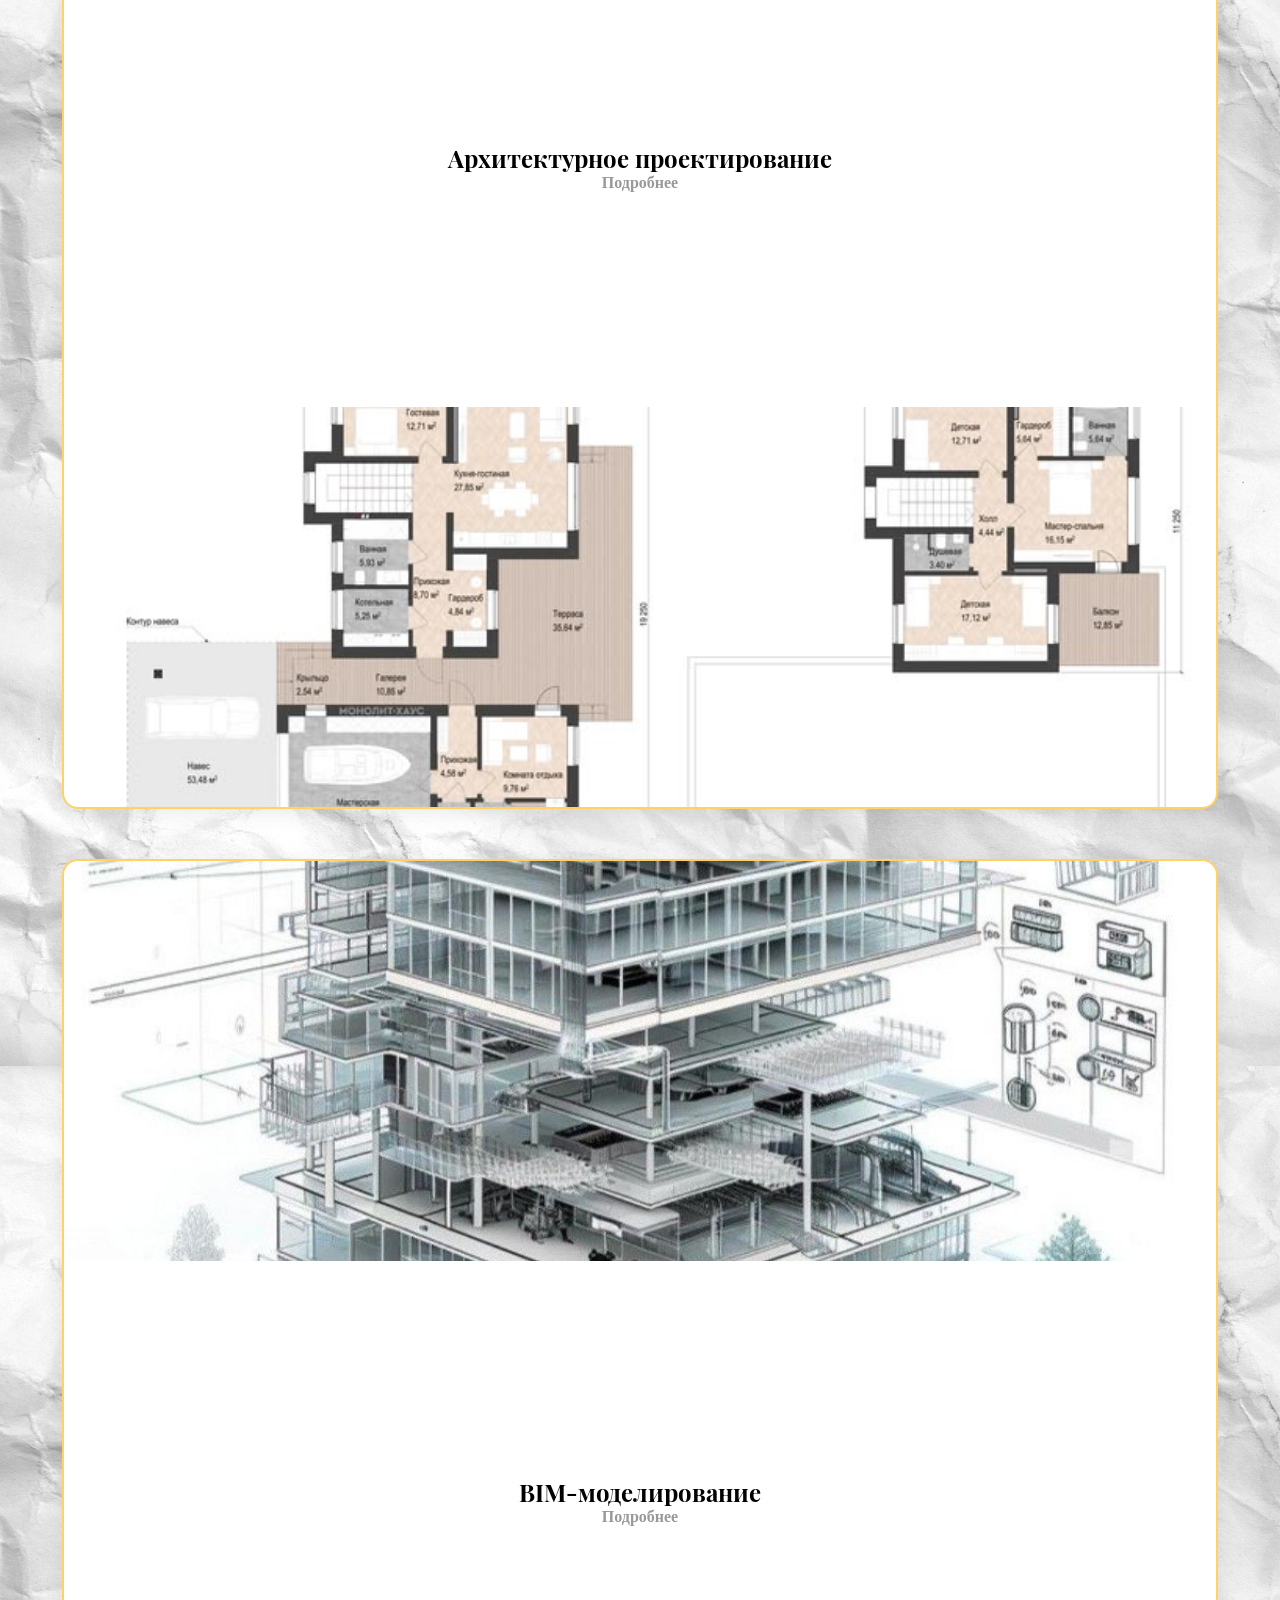
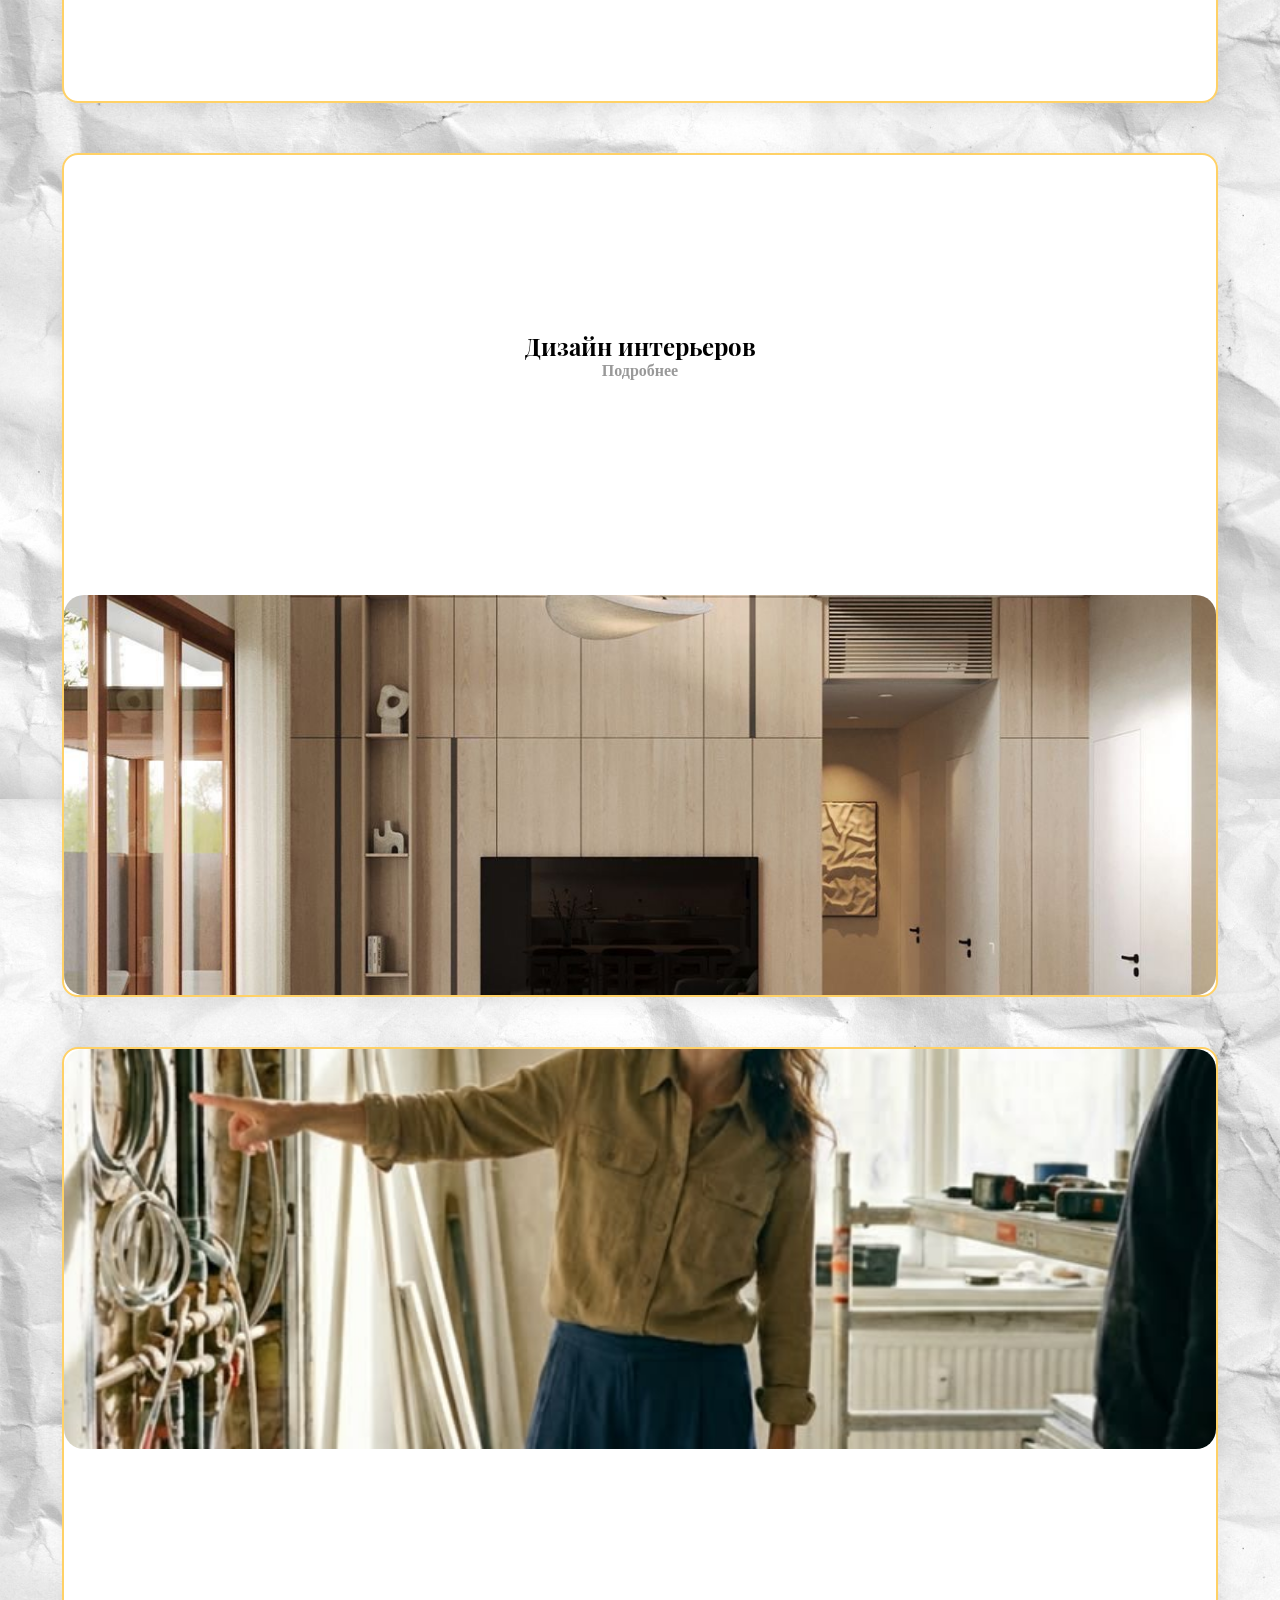
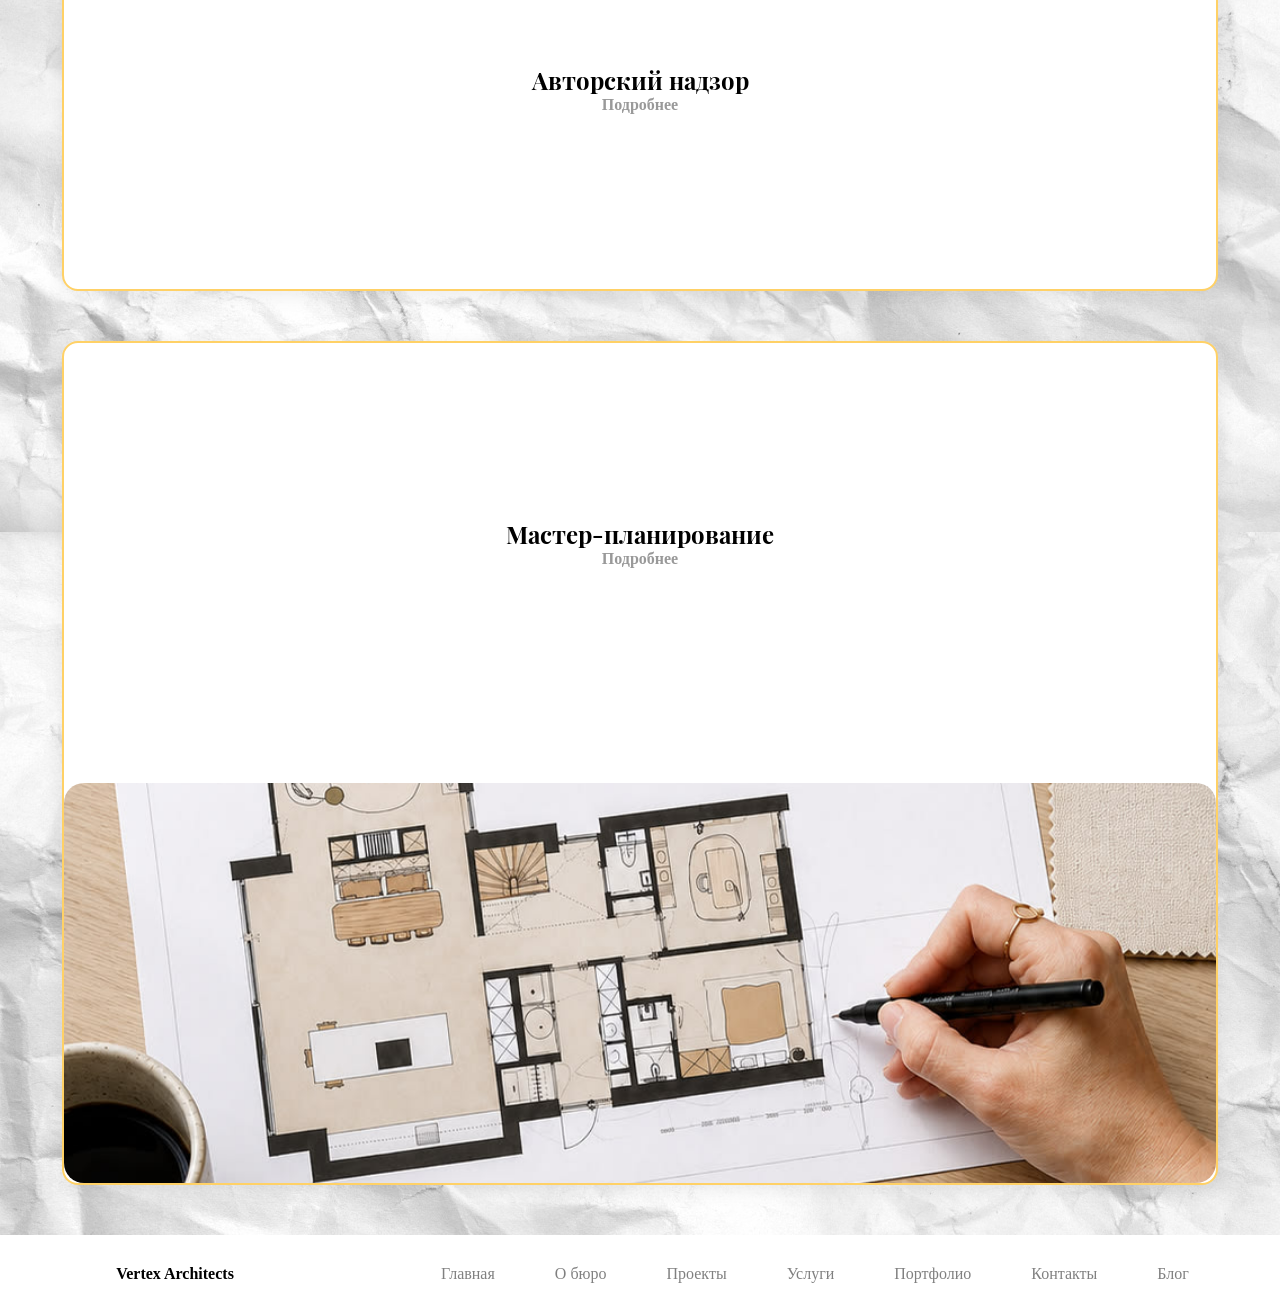
<file: pr17/services.html>
<!DOCTYPE html>
<html lang="en">
<head>
    <meta charset="UTF-8">
    <meta name="viewport" content="width=device-width, initial-scale=1.0">
    <title>Document</title>
    <link rel="stylesheet" href="style.css">
</head>
<body>
    <header>
        <div class="header-logo">
            <div class="logo">Vertex Architects</div>
        <nav class="menu">
            <a href="index.html">Главная</a>
            <a href="about.html">О бюро</a>
            <a href="projects.html">Проекты</a>
            <a href="services.html">Услуги</a>
            <a href="portfolio.html">Портфолио</a>
            <a href="contacts.html">Контакты</a>
            <a href="blog.html">Блог</a>
        </nav>
        <div class="burger">
            <div class="line1"></div>
            <div class="line2"></div>
            <div class="line3"></div>
        </div>
        </div>
        <div class="paralax">
            <div>
                <div class="zag1">
                    <h1>Vertex Architects</h1>
                    <h3 class="pod">Современная архитектура: формы, тренды, вдохновение</h3>
                </div>
                <div>
                    <button type="submit" class="button1">Узнать проекты</button>
                </div>
            </div>
        </div>
    </header>
    <main>
        <div class="lastt"><h1>Услуги</h1></div>
        <hr class="lineee">
        <div class="service" id="usluga1">
            <img src="img/usluga1.jpg" alt="">
            <div class="textt">
                <h2>Концептуальное проектирование</h2>
                <a href="#usluga1">Подробнее</a>
                <div class="text">
                    <p>Разрабатываем идею, эскизы, 3D-визуализации. Срок: 4–8 недель.</p>
                </div>
            </div>
        </div> 
        <div class="service" id="usluga2">
            <div class="textt">
                <h2>Архитектурное проектирование</h2>
                <a href="#usluga2">Подробнее</a>
                <div class="text">
                    <p>Полный комплект чертежей стадии «П», прохождение экспертизы. Срок: от 3 месяцев.</p>
                </div>
            </div>
            <img src="img/usluga2.jpg" alt="">
        </div>
        <div class="service" id="usluga3">
            <img src="img/usluga3.jpg" alt="">
            <div class="textt">
                <h2>BIM-моделирование</h2>
                <a href="#usluga3">Подробнее</a>
                <div class="text">
                    <p>Цифровая модель здания в Revit. Спецификации, коллизии, 4D-план стройки.</p>
                </div>
            </div>
        </div>
        <div class="service" id="usluga4">
            <div class="textt">
                <h2>Дизайн интерьеров</h2>
                <a href="#usluga4">Подробнее</a>
                <div class="text">
                    <p>Подбор материалов, мебели, света. Ведомость отделки. Срок: 6–12 недель.</p>
                </div>
            </div>
            <img src="img/usluga4.jpg" alt="">
        </div>
        <div class="service" id="usluga5">
            <img src="img/usluga5.jpg" alt="">
            <div class="textt">
                <h2>Авторский надзор</h2>
                <a href="#usluga5">Подробнее</a>
                <div class="text">
                    <p>Контроль стройки, выезды на объект, проверка соответствия проекту. Защита интересов заказчика до сдачи.</p>
                </div>
            </div>
        </div>
        <div class="service" id="usluga6">
            <div class="textt">
                <h2>Мастер-планирование</h2>
                <a href="#usluga6">Подробнее</a>
                <div class="text">
                    <p>Развитие территорий от 2 Га. Кварталы, районы, кластеры. Транспорт, зонирование, ТЭПы.</p>
                </div>
            </div>
            <img src="img/usluga6.jpg" alt="">
        </div>  
    </main>
    <footer>
        <div class="headerr-logo">
            <div class="logo">Vertex Architects</div>
        <nav class="menu">
            <a href="index.html">Главная</a>
            <a href="about.html">О бюро</a>
            <a href="projects.html">Проекты</a>
            <a href="services.html">Услуги</a>
            <a href="portfolio.html">Портфолио</a>
            <a href="contacts.html">Контакты</a>
            <a href="blog.html">Блог</a>
        </nav>
        </div>
    </footer>
    <script>
        const burger = document.querySelector('.burger');
        const menu = document.querySelector('.menu');

        burger.addEventListener('click', () => {
            menu.classList.toggle('active');
            burger.classList.toggle('active');
        });
    </script>
</body>
</html>
</file>
<file: pr17/style.css>
@font-face {
    font-family: Inter;
    src: url(Inter/Inter-Regular.otf);
    font-family: Playfair;
    src: url(PlayfairDisplay/PlayfairDisplay.ttf);
}
body{
    background: url(img/2301.jpg);
}
footer{
    background-color: white;
}
*{
    margin: 0;
    padding: 0;
}
h1,h2,h3,h4{
    font-family: Playfair;
}
p{
    font-family: Inter;
}
.header-logo a, .menu a{
    text-decoration: none;
    color: gray;
    padding: 10px 15px; 
}
.pod{
    color: #535353;
}
.menu a:hover{
    background-color: #ffd166;
    color: black;
    font-weight: 600;
}
.logo{
    font-weight: 600;
}
.mainname{
    text-align: center;
    padding: 20px;
    padding-top: 60px;
}
.menu{
    display: flex;
    gap: 30px;
    font-size: 16px;
}
.header-logo{
    display: flex;
    justify-content: space-around;
    align-items: center;
    padding: 20px;
    width: 100%;
    position: fixed;
    top: 0;
    z-index: 100;
    background-color: white;
}
.headerr-logo{
    display: flex;
    justify-content: space-around;
    align-items: center;
    padding: 20px;
    width: 100%;
}
.paralax{
    width: 1920px;
    height: 800px;
    background:linear-gradient(rgba(255, 255, 255, 0.7) 10%, rgba(255, 255, 255, 0.3) 90%), url(img/main.jpg) ;
    object-fit: cover;
}
.zag1{
    position: relative;
    top: 300px;
    left: 100px;
    text-align: center;
    width: 1720px;
    height: 83px;
    font-size: 30px;
}
.button1{
    width: 200px;
    height: 50px;
    border-radius: 10px;
    border: none;
    background-color: #00a896;
    color: white;
    font-size: 16px;
    position: relative;
    top: 350px;
    left: 860px;
}
.button1:hover{
    transform: scale(1.2);
    background: linear-gradient(to right,#00a896 10%, rgba(255, 255, 255, 0.3) 90%);
}
.info{
    max-width: 1320px;
    margin: 0 auto;
    padding: 0 20px;
    display: flex;
    gap: 200px;
    align-items: center;
}
.pp{
    margin-top: 20px;
    max-width: 800px;
    font-size: 20px;
    line-height: 1.8;
    color: #555;
}
.info{
    margin-top: 200px;
    margin-bottom: 200px;
}
.imgss{
    height: 500px;
    object-fit: cover;
}
.grid-kart{
    display: grid;
    grid-template-columns: repeat(3, 1fr); 
    gap: 30px;
    justify-content: center;
    max-width: 1320px;
    margin: 0 auto;
    margin-top: 20px;
    padding: 0 50px 50px;
    margin-bottom: 100px;
    text-align: center;
    align-items: end;
}
.graphic-kart {
    opacity: 0;
    animation: fadeInStay 3s ease forwards;
}
.graphic-kart:nth-child(1) { animation-delay: 0s; }
.graphic-kart:nth-child(2) { animation-delay: 1s; }
.graphic-kart:nth-child(3) { animation-delay: 2s; }
@keyframes fadeInStay {
    0% {opacity: 0;}
    11% {opacity: 1;}
    100% {opacity: 1;}
}
.kart22 {
    width: 100%;
    height: 520px;
    box-shadow: 0 5px 20px rgba(0,0,0,0.5);
    border-radius: 20px;
}
.kart22:hover, .imgss:hover{
    transform: translateY(-8px);
    transform: scale(1.1);
}
.kart22{
    width: 100%;
    display: flex;
    flex-direction: column;
    justify-content: flex-end; 
}
.kart22 img{
    width: 400px;
    height: 390px;
    object-fit: cover;
    margin-left: 7px;
    margin-bottom: 30px;
    margin-top: 15px;
}
.kart22 h3{
    text-align: center;
    font-size: 20px;
    margin-bottom: 20px;
    font-weight: 600;
}
.last{
    margin-left: 290px;
}
.line{
    width: 400px;
    border: none;
    background-color: #7FFFD4;
    height: 2px;
}
.linee{
    width: 400px;
    border: none;
    background-color: #7FFFD4;
    height: 2px;
    margin-left: 290px;
    margin-bottom: 50px;
}
.pppp{
    margin-top: 20px;
    color: #555;
    font-size: 14px;
}
.cennosti{
    width: 1320px;
    height: 600px;
}
.kart222 {
    width: 100%;
    height: 500px;
    border: 1px #ffd166 solid;
}
.kart2221 {
    width: 100%;
    height: 300px;
    border: 1px #ffd166 solid;
    border-radius: 20px;
}
.kart222 h3{
    text-align: center;
    font-size: 20px;
    margin-bottom: 20px;
    font-weight: 600;
}
.digital{
    color: #00a896;
    font-size: 48px;
    margin-top: 50px;
}
.zagolovok{
    text-align: center;
}
.cenosti{
    background-color: #f1f1f1;
    padding-top: 50px;
}
.graphic-kart{
    width: 100%;
    height: 300px;
    background-color: #ffd166;
    text-align: center;
    display: flex;
    align-items: flex-end;
    justify-content: space-around;
}
.kart3{
    text-align: center;
    position: relative;
    top: 120px;
}
/* Якоря-невидимки */
#residential,#commercial,#public,#stat1,#stat2,#stat3 {
    position: fixed;
    top: 0;
    pointer-events: none;
}
/* Скрываем все */
#residential:target ~ .grid-kart .kart22,
#commercial:target ~ .grid-kart .kart22,
#public:target ~ .grid-kart .kart22,
#stat1:target ~ .grid-kartt .blogkart,
#stat2:target ~ .grid-kartt .blogkart,
#stat3:target ~ .grid-kartt .blogkart {
    display: none;
}
/* Показываем нужные */
#residential:target ~ .grid-kart .residential,
#commercial:target ~ .grid-kart .commercial,
#public:target ~ .grid-kart .public,
#stat1:target ~ .grid-kartt .stat1,
#stat2:target ~ .grid-kartt .stat2,
#stat3:target ~ .grid-kartt .stat3 {
    display: block;
}
.grid-kartt{
    display: flex;
    justify-content: center;
    align-items: center;
}
.blogkart {
    height: 650px;
    display: none;
    max-width: 1000px;
    width: 100%;
    border-radius: 16px;
    text-align: center;
    border-radius: 10px;
    box-shadow: 0 5px 20px #00a896;
    margin-bottom: 50px;
}
.blogkart img{
    margin-top: 10px;
    width: 100%;
    height: 390px;
    object-fit: cover;
}
.blogkart h3{
    margin-bottom: 10px;
}
.ppp{
    color: #ffd166;
    margin-bottom: 20px;
    font-weight: 600;
    font-size: 20px;
}
.filter-bar{
    display: flex;
    justify-content: center;
    gap: 80px;
    margin: 40px 0;
    flex-wrap: wrap;
}
.filter-bar a{
    text-decoration: none;
    color: white;
}
.block{
    width: 400px;
    text-align: center;
    padding: 15px;
    background-color: #ffd166;
    border-radius: 20px;
    font-size: 16px;
}
.block:hover{
    background: linear-gradient(to right,#ffd166 20%, rgba(255, 183, 0, 0.3) 90%);
}
.slider{
    max-width: 1080px;
    margin-bottom: 700px;
}
.slider img{
    position: absolute;
    left: 450px;
    top: 950px;
    width: 1000px;
    height: 500px;
    object-fit: cover;
    opacity: 0;
    animation: slider 12s infinite;
}
.slider img:nth-child(1){
    animation-delay: 0s;
}
.slider img:nth-child(2){
    animation-delay: 2s;
}
.slider img:nth-child(3){
    animation-delay: 4s;
}
.slider img:nth-child(4){
    animation-delay: 6s;
}
.slider img:nth-child(5){
    animation-delay: 8s;
}
.slider img:nth-child(6){
    animation-delay: 10s;
}
@keyframes slider{
    0%, 100% {opacity: 0;}
    8%, 25%  {opacity: 1;}
}
.lastt{
    margin-top: 50px;
    text-align: center;
    font-size: 26px;
}
.lineee{
    width: 400px;
    border: none;
    background-color: #7FFFD4;
    height: 2px;
    display: block;
    margin-left: auto;
    margin-right: auto;
    margin-bottom: 40px;
}
.form-wrapper {
  text-align: center;
}
form {
  display: flex;
  flex-direction: column;
  align-items: center;
  gap: 30px;
}
input[type="text"],
input[type="email"],
textarea {
  width: 400px;
  height: 75px;
  padding: 0 15px;
  border: none;
  border-radius: 50px;
  font-size: 15px;
  text-align: center;
  box-shadow: 0 5px 20px rgba(0, 0, 0, 0.08);
}
textarea {
    height: 150px;
    padding: 25px;
    border-radius: 30px;
    text-align: center;
}
.button4 {
  width: 400px;
  height: 75px;
  background: #00a896;
  color: white;
  border: none;
  border-radius: 50px;
  font-size: 16px;
  font-weight: bold;
  box-shadow: 10px;
}
.button4:hover {
  background: #ffd166;
}
.map{
    width: 70%;
    height: 500px;
    object-fit: cover;
    display: block;
    margin-left: auto;
    margin-right: auto;
    margin-top: 50px;
}
.requisites{
    text-align: center;
    margin: 50px;
    padding: 5px;
}
.text {
    max-height: 0;
    overflow: hidden;
    transition: max-height 0.4s;
}
#usluga1:target .text,
#usluga2:target .text,
#usluga3:target .text,
#usluga4:target .text,
#usluga5:target .text,
#usluga6:target .text  {
    max-height: 200px;
}
.service {
    display: flex;
    gap: 40px;
    align-items: center;
    max-width: 1200px;
    margin: 0 auto;
    margin-top: 50px;
    margin-bottom: 50px;
    background: #fff;
    border-radius: 16px;
    overflow: hidden;
    border: 2px #ffd166 solid;
    box-shadow: 0 5px 20px rgba(0, 0, 0, 0.08);
}
.service img{
    width: 50%;
    height: 400px;
    object-fit: cover;
    border-radius: 20px;
}
.textt{
    width: 50%;
    height: 400px;
    display: flex;
    flex-direction: column;
    justify-content: center;
    align-items: center;
    text-align: center;
    border-radius: 20px;
    
}
.textt a{
    text-decoration: none;
    color: #999;
    font-weight: 600;
}
.burger {
    display: none;
    flex-direction: column;
    gap: 5px;
    cursor: pointer;
    padding: 10px;
}

.burger div {
    width: 25px;
    height: 3px;
    background: #1a1a1a;
    border-radius: 3px;
    transition: all 0.3s ease;
}
@media (max-width: 1399px) {
    .grid-kart {
        grid-template-columns: repeat(2, 1fr);
    }
    .service {
        flex-direction: column;
        max-width: 90%;
    }
    .service img, .textt {
        width: 100%;
    }
    .paralax {
        width: 100%;
        height: 500px;
    }
    .zag1 {
        font-size: 24px;
        width: 90%;
        left: 5%;
        top: 200px;
    }
    .button1 {
        top: 250px;
        left: 50%;
        transform: translateX(-50%);
    }
    .graphic-kart {
        height: 200px;
    }
    .digital {
        font-size: 36px;
        margin-top: 30px;
    }
    .kart3 {
        font-size: 14px;
        top: 80px;
    }
    .info {
        flex-direction: column;
        gap: 40px;
        text-align: center;
    }
    .imgss {
        width: 100%;
        height: 350px;
    }
    .slider img {
        width: 90%;
        height: 350px;
        left: 5%;
    }
    .filter-bar {
        gap: 20px;
    }
    .block {
        width: 250px;
    }
}
@media (max-width: 767px) {
    .grid-kart {
        grid-template-columns: 1fr;
    }
    .burger {
        display: flex;
    }
    .menu {
        display: none;
        flex-direction: column;
        align-items: center;
        gap: 10px;
        width: 100%;
        background: white;
        padding: 20px 0;
    }
    .menu.active {
        display: flex;
    }
    .service {
        flex-direction: column;
        max-width: 95%;
    }
    .service img, .textt {
        width: 100%;
        height: 250px;
    }
    
    /* Параллакс */
    .paralax {
        width: 100%;
        height: 350px;
    }
    .zag1 {
        font-size: 18px;
        width: 90%;
        left: 5%;
        top: 120px;
    }
    .zag1 h1 {
        font-size: 22px;
    }
    .zag1 h3 {
        font-size: 14px;
    }
    .button1 {
        top: 180px;
        left: 50%;
        transform: translateX(-50%);
        width: 160px;
        height: 40px;
        font-size: 14px;
    }
    .graphic-kart {
        height: 120px;
    }
    .digital {
        font-size: 24px;
        margin-top: 15px;
    }
    .kart3 {
        font-size: 11px;
        top: 40px;
    }
    .info {
        flex-direction: column;
        gap: 20px;
        text-align: center;
    }
    .imgss {
        width: 100%;
        height: 250px;
    }
    .filter-bar {
        flex-direction: column;
        align-items: center;
        gap: 10px;
    }
    .block {
        width: 200px;
    }
    .slider img {
        width: 90%;
        height: 200px;
        left: 5%;
    }
    input, textarea, .button4 {
        width: 90%;
    }
    .map {
        width: 95%;
        height: 250px;
    }
    .blogkart {
        max-width: 95%;
    }
    .blogkart img {
        height: 200px;
    }
}
</file>
